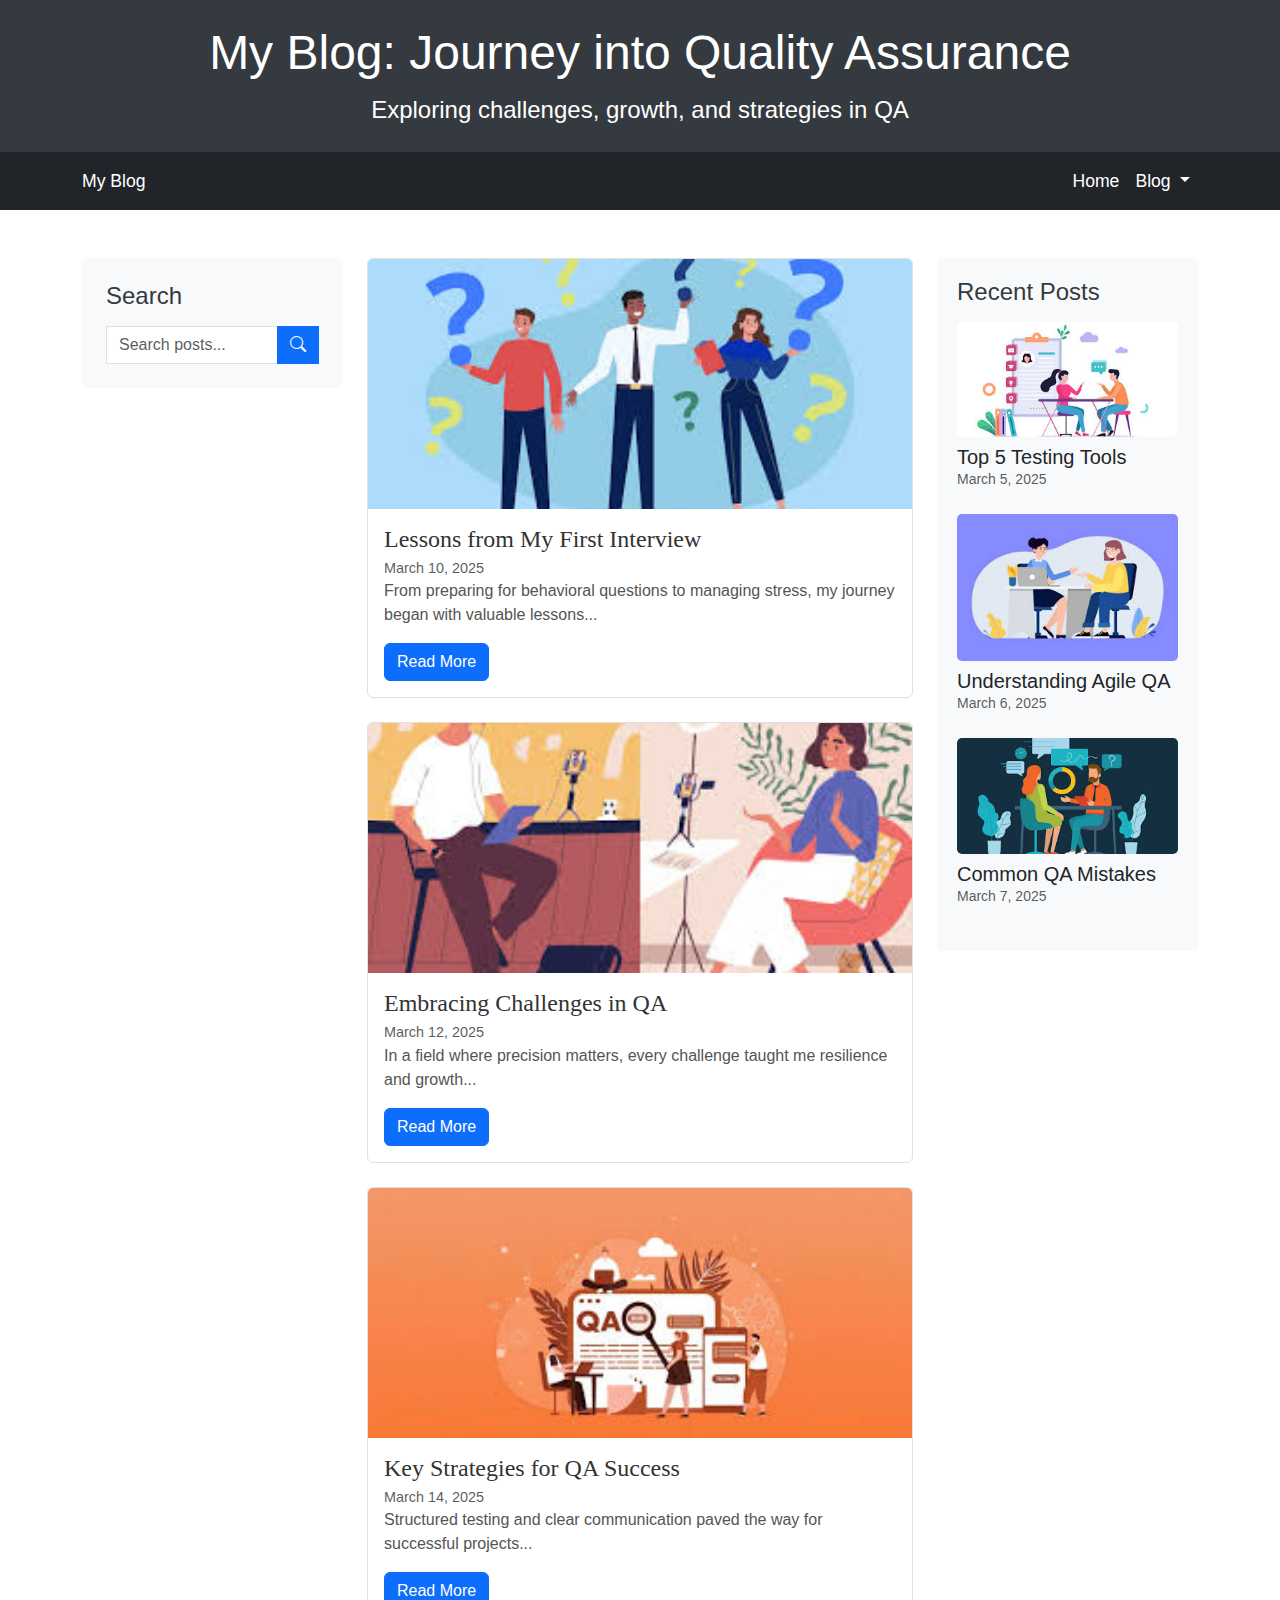
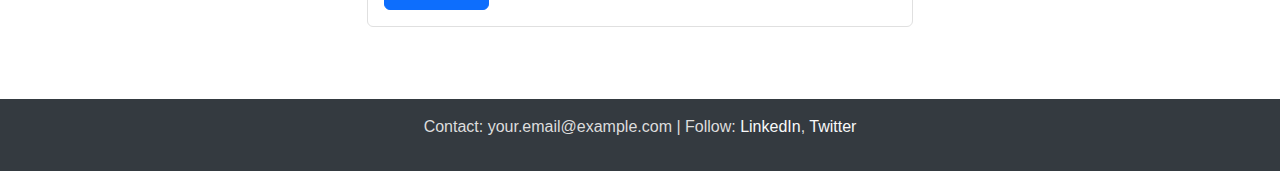
<file: blog/index.html>
<!DOCTYPE html>
<html lang="en">
<head>
  <meta charset="UTF-8" />
  <meta name="viewport" content="width=device-width, initial-scale=1" />
  <title>My Blog - Quality Assurance Journey</title>
  <!-- Bootstrap CSS -->
  <link href="https://cdn.jsdelivr.net/npm/bootstrap@5.3.0/dist/css/bootstrap.min.css" rel="stylesheet" />
  <!-- Custom CSS -->
  <link rel="stylesheet" href="blog.css" />
  <!-- Bootstrap Icons -->
  <link href="https://cdn.jsdelivr.net/npm/bootstrap-icons/font/bootstrap-icons.css" rel="stylesheet" />
</head>
<body>
  <!-- Header -->
  <header class="text-center py-4 monochrome-header">
    <div class="container">
      <h1 class="display-4">My Blog: Journey into Quality Assurance</h1>
      <p class="lead">Exploring challenges, growth, and strategies in QA</p>
    </div>
  </header>

  <!-- Navigation Bar -->
  <nav class="navbar navbar-expand-lg navbar-dark monochrome-navbar">
    <div class="container">
      <!-- Blog Title as Hyperlink -->
      <a href="#home" class="navbar-brand mb-0">My Blog</a>
      <button class="navbar-toggler" type="button" data-bs-toggle="collapse" 
              data-bs-target="#navbarNav" aria-controls="navbarNav" aria-expanded="false" 
              aria-label="Toggle navigation">
        <span class="navbar-toggler-icon"></span>
      </button>
      <div class="collapse navbar-collapse" id="navbarNav">
        <ul class="navbar-nav ms-auto align-items-center">
          <li class="nav-item"><a class="nav-link" href="#home">Home</a></li>
          <!-- Blog Dropdown -->
          <li class="nav-item dropdown">
            <a class="nav-link dropdown-toggle" href="#" id="blogDropdown" role="button" data-bs-toggle="dropdown" aria-expanded="false">
              Blog
            </a>
            <ul class="dropdown-menu" aria-labelledby="blogDropdown">
              <li><a class="dropdown-item" href="https://www.geeksforgeeks.org/software-engineering-software-quality-assurance/" target="_blank">QA Basics</a></li>
              <li><a class="dropdown-item" href="https://www.geeksforgeeks.org/top-new-technology-trends/" target="_blank">Advanced Techniques</a></li>
              <li><a class="dropdown-item" href="https://www.pewresearch.org/tools-and-resources/" target="_blank">Tools and Resources</a></li>
            </ul>
          </li>
          
        </ul>
      </div>
    </div>
  </nav>

  <!-- Main Content -->
  <main class="container my-5" id="home">
    <div class="row">
      <!-- Sidebar Left: Search Bar -->
      <aside class="col-md-3">
        <div class="p-4 bg-light rounded monochrome-sidebar">
          <h3>Search</h3>
          <form>
            <div class="input-group">
              <input type="text" class="form-control" placeholder="Search posts..." aria-label="Search blog">
              <button class="btn btn-primary" type="submit">
                <i class="bi bi-search"></i>
              </button>
            </div>
          </form>
        </div>
      </aside>

      <!-- Blog Posts (Center) -->
      <section class="col-md-6" id="blog">
        <!-- Blog Post 1 -->
        <div class="card mb-4 monochrome-card">
          <img src="blog-image1.jpg" class="card-img-top img-fluid" alt="Blog Post 1">
          <div class="card-body">
            <h2 class="card-title">Lessons from My First Interview</h2>
            <p class="card-subtitle text-muted">March 10, 2025</p>
            <p class="card-text">From preparing for behavioral questions to managing stress, my journey began with valuable lessons...</p>
            <a href="#" class="btn btn-primary">Read More</a>
          </div>
        </div>
        <!-- Blog Post 2 -->
        <div class="card mb-4 monochrome-card">
          <img src="blog-image2.jpg" class="card-img-top img-fluid" alt="Blog Post 2">
          <div class="card-body">
            <h2 class="card-title">Embracing Challenges in QA</h2>
            <p class="card-subtitle text-muted">March 12, 2025</p>
            <p class="card-text">In a field where precision matters, every challenge taught me resilience and growth...</p>
            <a href="#" class="btn btn-primary">Read More</a>
          </div>
        </div>
        <!-- Blog Post 3 -->
        <div class="card mb-4 monochrome-card">
          <img src="blog-image3.jpg" class="card-img-top img-fluid" alt="Blog Post 3">
          <div class="card-body">
            <h2 class="card-title">Key Strategies for QA Success</h2>
            <p class="card-subtitle text-muted">March 14, 2025</p>
            <p class="card-text">Structured testing and clear communication paved the way for successful projects...</p>
            <a href="#" class="btn btn-primary">Read More</a>
          </div>
        </div>
      </section>

      <!-- Sidebar Right: Recent Posts -->
      <aside class="col-md-3">
        <div class="sticky-top" style="top: 20px;">
          <!-- Recent Posts List (Vertical Stack) -->
          <div class="recent-posts monochrome-sidebar">
            <h3>Recent Posts</h3>
            <div class="recent-post mb-4">
              <a href="recent-post1.html">
                <img src="recent-image1.jpg" class="img-fluid" alt="Top 5 Testing Tools">
              </a>
              <div class="recent-post-info mt-2">
                <h5><a href="recent-post1.html" class="text-dark text-decoration-none">Top 5 Testing Tools</a></h5>
                <p class="text-muted small">March 5, 2025</p>
              </div>
            </div>
            <div class="recent-post mb-4">
              <a href="recent-post2.html">
                <img src="recent-image2.jpg" class="img-fluid" alt="Understanding Agile QA">
              </a>
              <div class="recent-post-info mt-2">
                <h5><a href="recent-post2.html" class="text-dark text-decoration-none">Understanding Agile QA</a></h5>
                <p class="text-muted small">March 6, 2025</p>
              </div>
            </div>
            <div class="recent-post mb-4">
              <a href="recent-post3.html">
                <img src="recent-image3.jpg" class="img-fluid" alt="Common QA Mistakes">
              </a>
              <div class="recent-post-info mt-2">
                <h5><a href="recent-post3.html" class="text-dark text-decoration-none">Common QA Mistakes</a></h5>
                <p class="text-muted small">March 7, 2025</p>
              </div>
            </div>
          </div>
        </div>
      </aside>
    </div>
  </main>

  <!-- Footer -->
  <footer class="text-center monochrome-footer py-3">
    <div class="container">
      <p>Contact: your.email@example.com | Follow: 
          <a href="#" class="text-light">LinkedIn</a>, 
          <a href="#" class="text-light">Twitter</a>
      </p>
    </div>
  </footer>

  <!-- Bootstrap JS -->
  <script src="https://cdn.jsdelivr.net/npm/bootstrap@5.3.0/dist/js/bootstrap.bundle.min.js"></script>
</body>
</html>
</file>
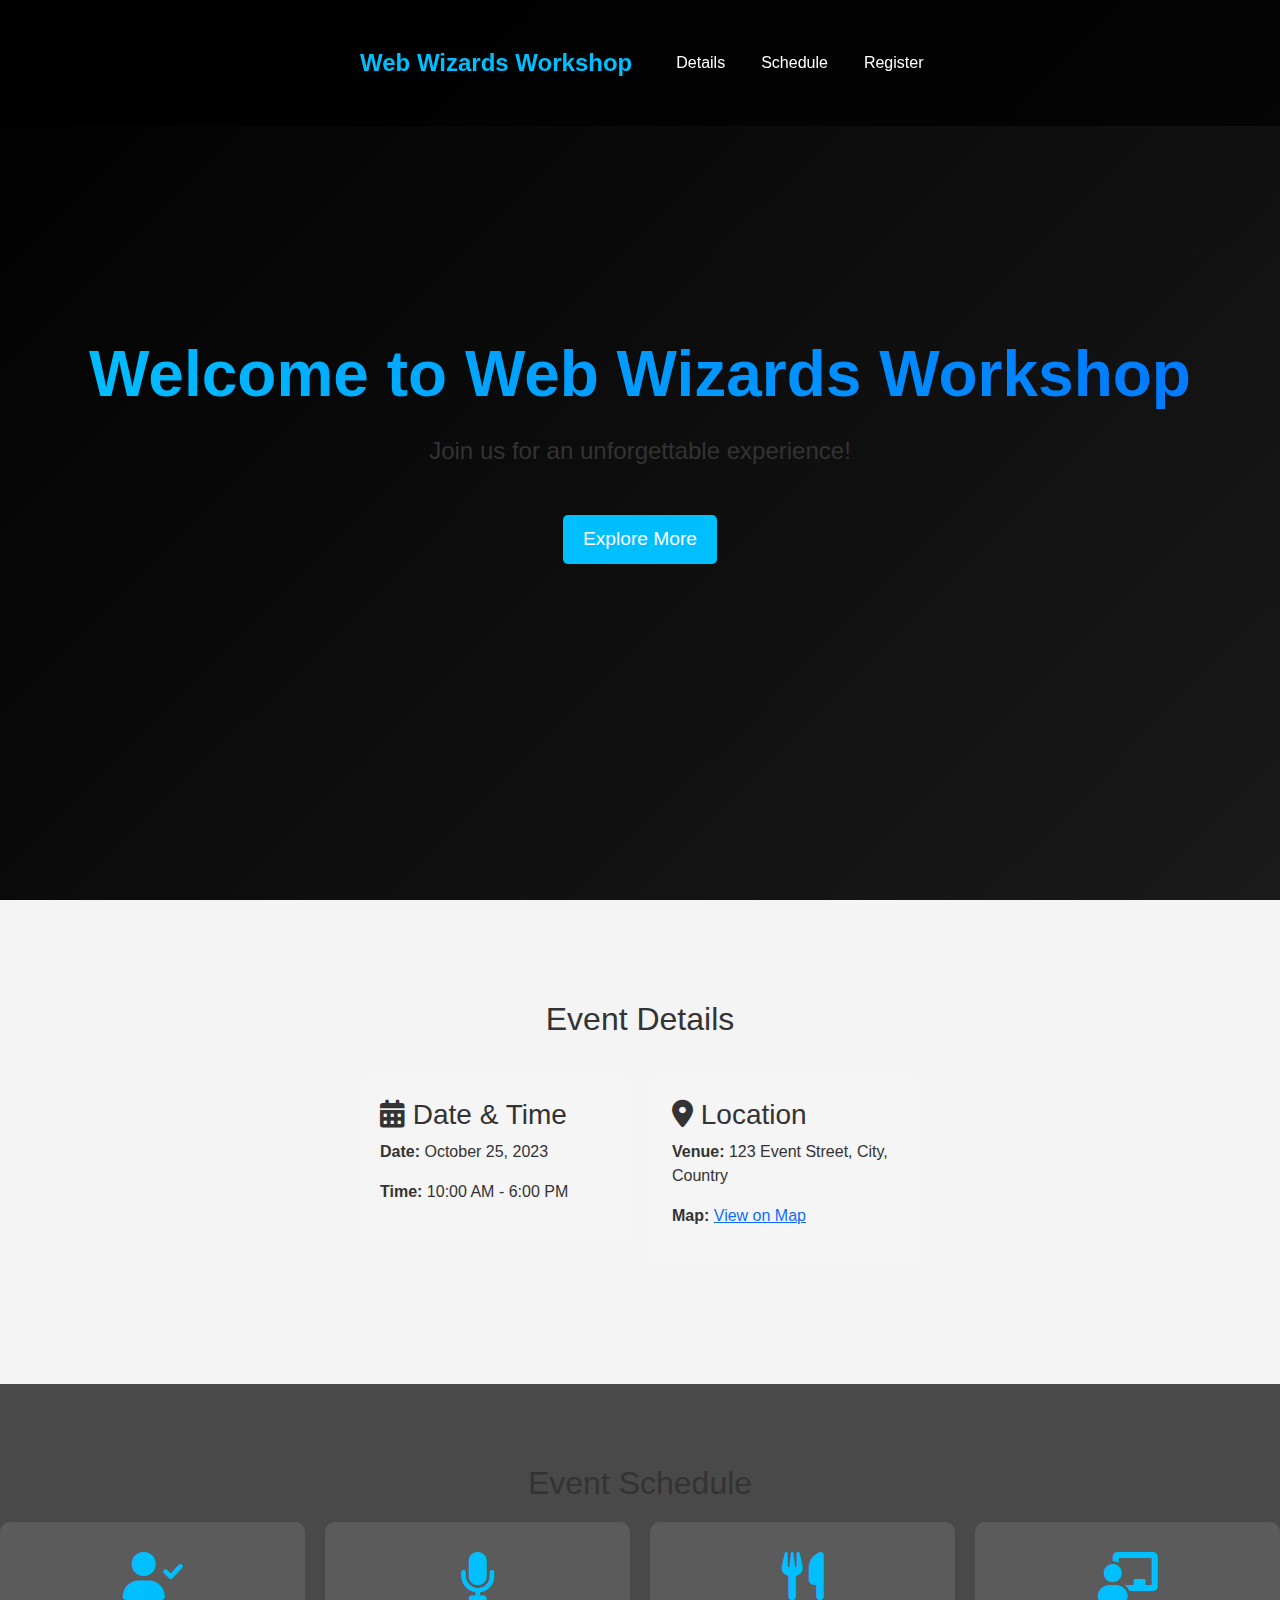
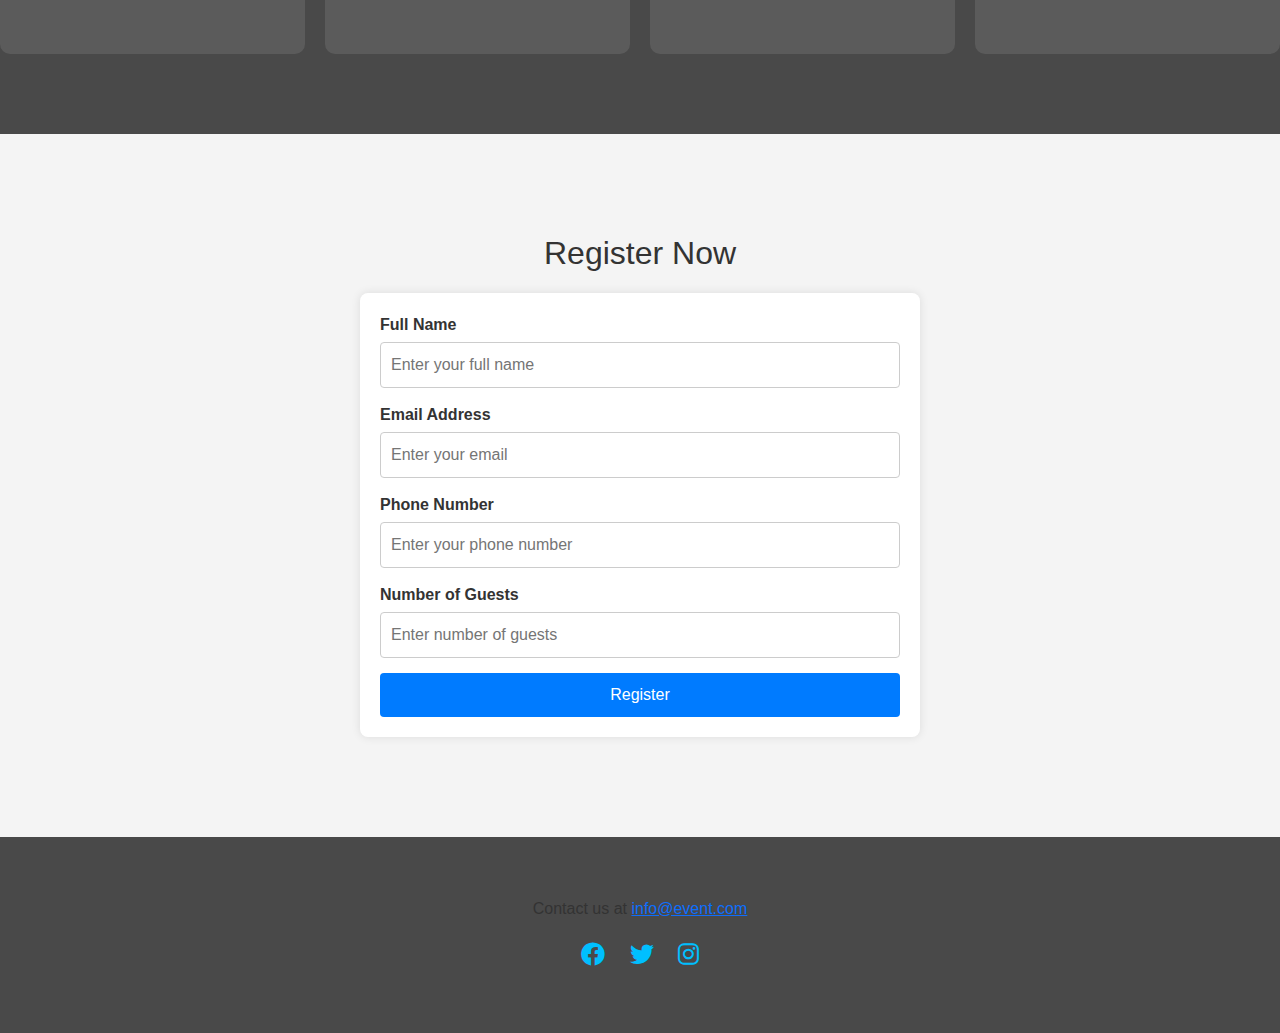
<file: event/index.html>
<!DOCTYPE html>
<html lang="en">
<head>
  <meta charset="UTF-8">
  <meta name="viewport" content="width=device-width, initial-scale=1.0">
  <title>Event Page</title>
  <link href="https://cdn.jsdelivr.net/npm/bootstrap@5.3.0/dist/css/bootstrap.min.css" rel="stylesheet">
  <link href="https://cdnjs.cloudflare.com/ajax/libs/font-awesome/6.0.0-beta3/css/all.min.css" rel="stylesheet">
  <link href="style.css" rel="stylesheet">
</head>
<body>
 
  <nav class="navbar navbar-expand-lg navbar-dark fixed-top">
    <div class="container">
      <a class="navbar-brand" href="#">Web Wizards Workshop</a>
      <button class="navbar-toggler" type="button" data-bs-toggle="collapse" data-bs-target="#navbarNav">
        <span class="navbar-toggler-icon"></span>
      </button>
      <div class="collapse navbar-collapse" id="navbarNav">
        <ul class="navbar-nav ms-auto">
          <li class="nav-item"><a class="nav-link" href="#details">Details</a></li>
          <li class="nav-item"><a class="nav-link" href="#schedule">Schedule</a></li>
          <li class="nav-item"><a class="nav-link" href="#register">Register</a></li>
        </ul>
      </div>
    </div>
  </nav>

  <!-- Hero Section -->
  <section class="hero-section">
    <div class="hero-content">
      <h1 class="animated-text">Welcome to Web Wizards Workshop</h1>
      <p class="animated-subtext">Join us for an unforgettable experience!</p>
      <a href="#details" class="btn btn-hero">Explore More</a>
    </div>
  </section>

  <!-- Event Details -->
  <section class="event-details" id="details">
    <div class="container">
      <h2 class="text-center">Event Details</h2>
      <div class="row">
        <div class="col-md-6">
          <div class="detail-card">
            <h3><i class="fas fa-calendar-alt"></i> Date & Time</h3>
            <p><strong>Date:</strong> October 25, 2023</p>
            <p><strong>Time:</strong> 10:00 AM - 6:00 PM</p>
          </div>
        </div>
        <div class="col-md-6">
          <div class="detail-card">
            <h3><i class="fas fa-map-marker-alt"></i> Location</h3>
            <p><strong>Venue:</strong> 123 Event Street, City, Country</p>
            <p><strong>Map:</strong> <a href="#" class="text-primary">View on Map</a></p>
          </div>
        </div>
      </div>
    </div>
  </section>

  <!-- Schedule Section -->
  <section class="schedule" id="schedule">
    <h2 class="text-center">Event Schedule</h2>
    <div class="schedule-grid">
      <div class="schedule-card">
        <div class="schedule-icon"><i class="fas fa-user-check"></i></div>
        <div class="schedule-text">
          <h5>10:00 AM</h5>
          <p>Welcome & Registration</p>
        </div>
      </div>
      <div class="schedule-card">
        <div class="schedule-icon"><i class="fas fa-microphone"></i></div>
        <div class="schedule-text">
          <h5>11:00 AM</h5>
          <p>Keynote Speech</p>
        </div>
      </div>
      <div class="schedule-card">
        <div class="schedule-icon"><i class="fas fa-utensils"></i></div>
        <div class="schedule-text">
          <h5>1:00 PM</h5>
          <p>Lunch Break</p>
        </div>
      </div>
      <div class="schedule-card">
        <div class="schedule-icon"><i class="fas fa-chalkboard-teacher"></i></div>
        <div class="schedule-text">
          <h5>2:00 PM</h5>
          <p>Workshop Sessions</p>
        </div>
      </div>
    </div>
  </section>

  <!-- Registration Section -->
<section class="registration" id="register">
    <div class="container">
      <h2>Register Now</h2>
      <form>
        <div class="form-group">
          <label for="fullName">Full Name</label>
          <input type="text" id="fullName" placeholder="Enter your full name" required>
        </div>

        <div class="form-group">
          <label for="email">Email Address</label>
          <input type="email" id="email" placeholder="Enter your email" required>
        </div>
        <div class="form-group">
          <label for="phone">Phone Number</label>
          <input type="tel" id="phone" placeholder="Enter your phone number" required>
        </div>
        <div class="form-group">
          <label for="guests">Number of Guests</label>
          <input type="number" id="guests" placeholder="Enter number of guests" min="1" required>
        </div>
        <button type="submit">Register</button>
      </form>
    </div>
  </section>

  <!-- Footer -->
  <footer class="footer">
    <div class="container">
      <p>Contact us at <a href="mailto:info@event.com">info@event.com</a></p>
      <div class="social-links">
        <a href="#"><i class="fab fa-facebook"></i></a>
        <a href="#"><i class="fab fa-twitter"></i></a>
        <a href="#"><i class="fab fa-instagram"></i></a>
      </div>
    </div>
  </footer>

  <!-- Bootstrap JS -->
  <script src="https://cdn.jsdelivr.net/npm/bootstrap@5.3.0/dist/js/bootstrap.bundle.min.js"></script>
</body>
</html>
</file>
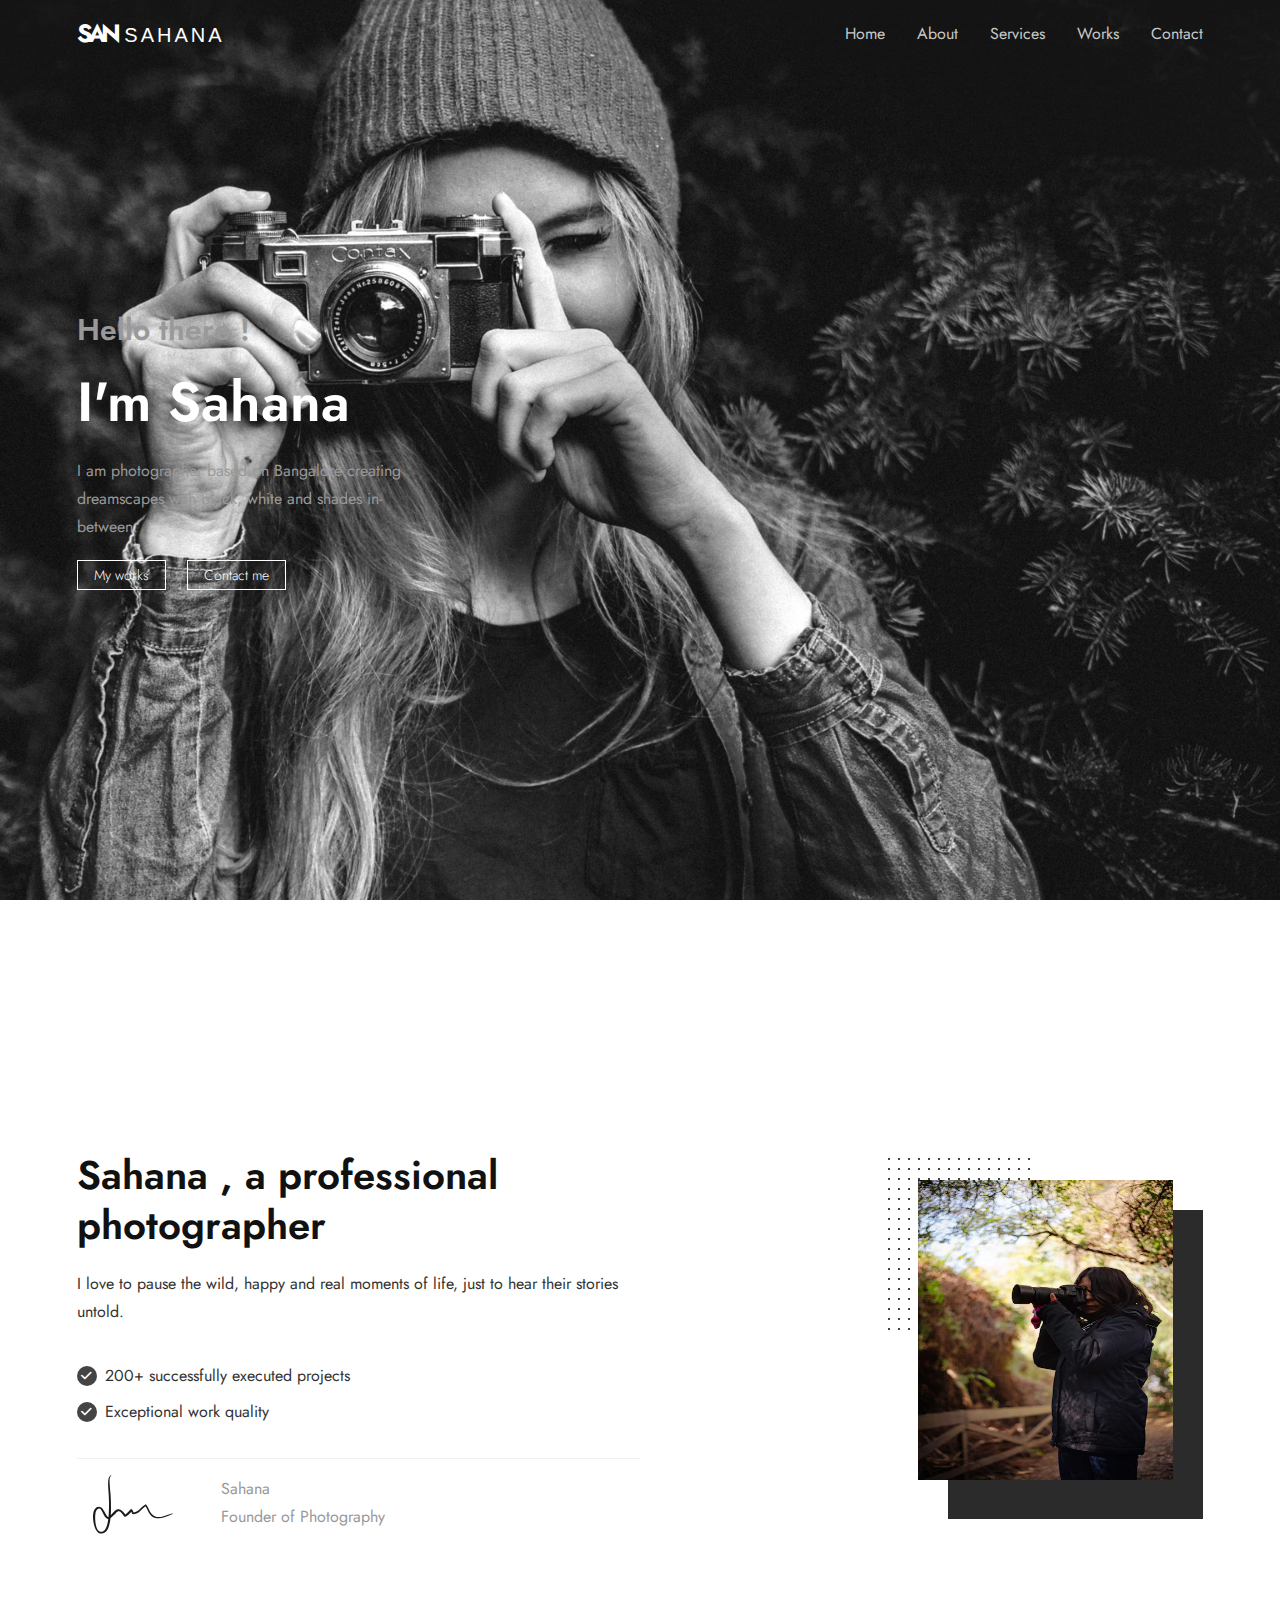
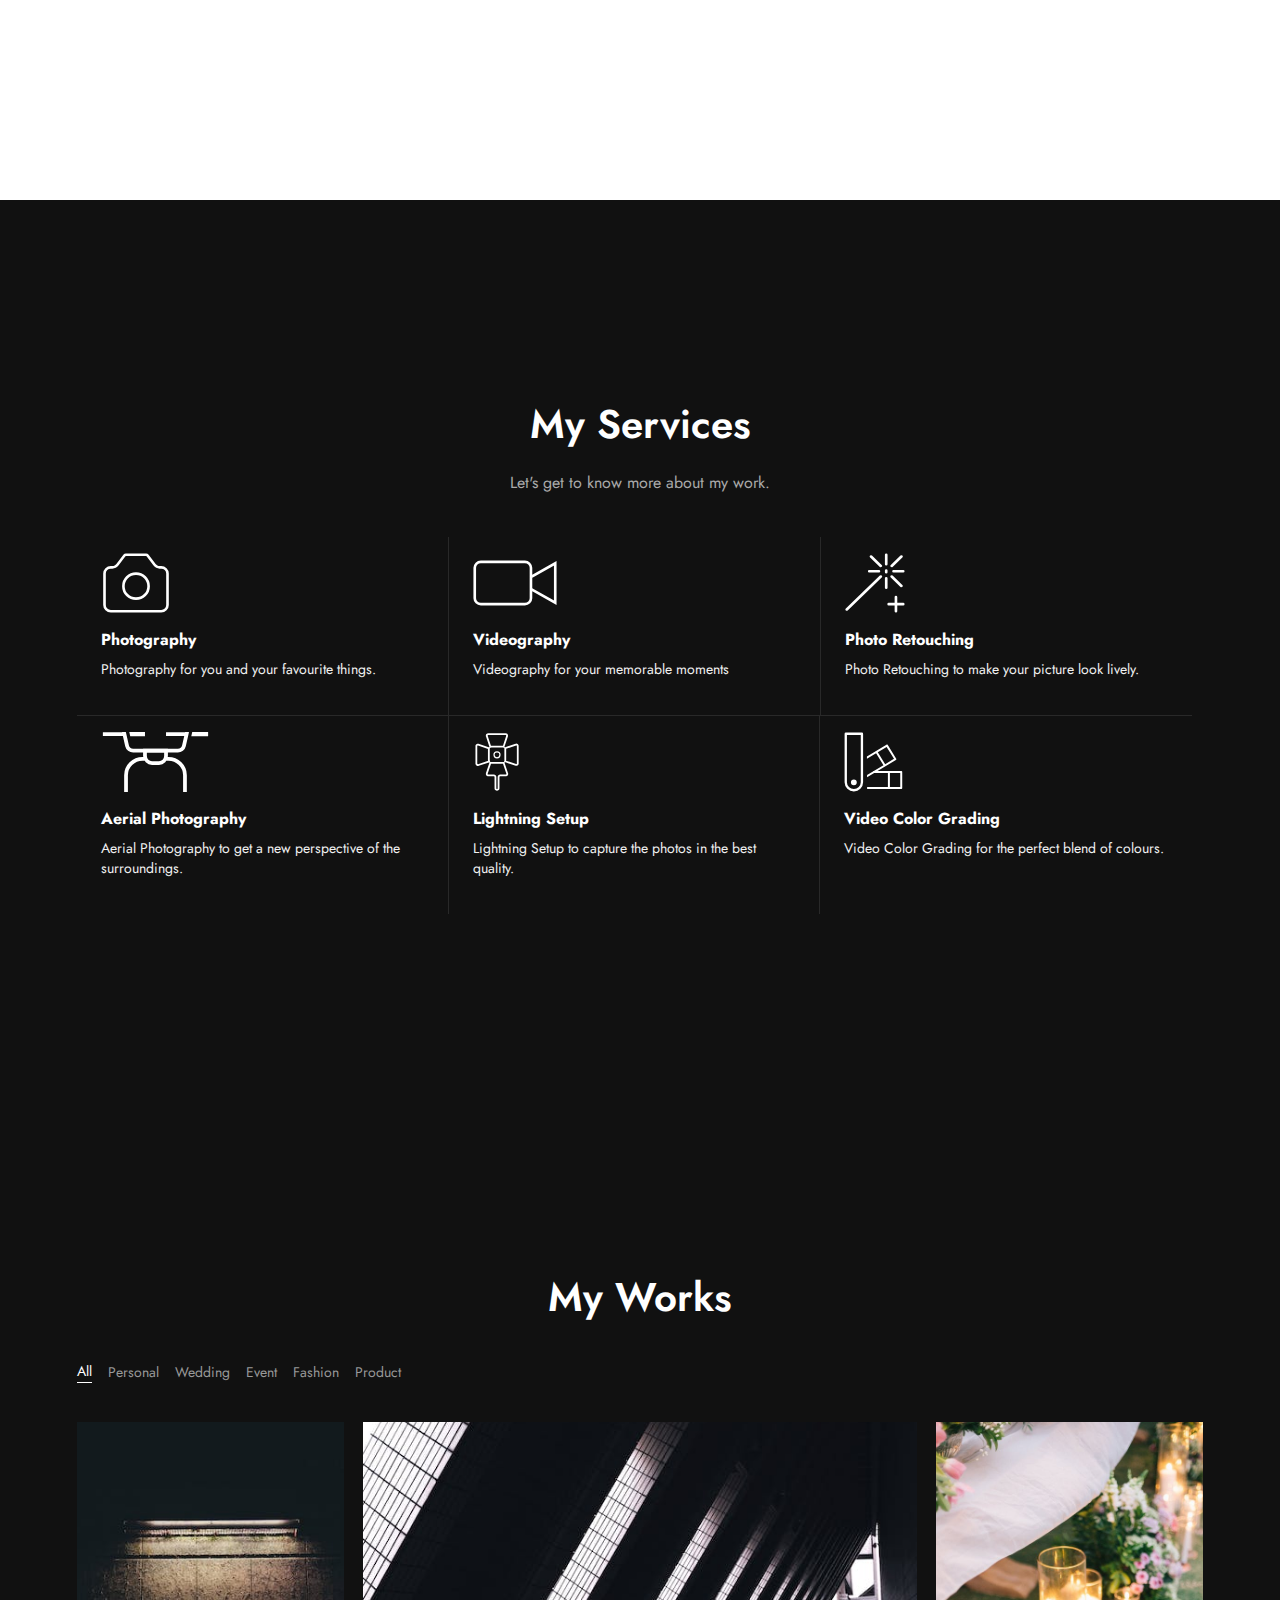
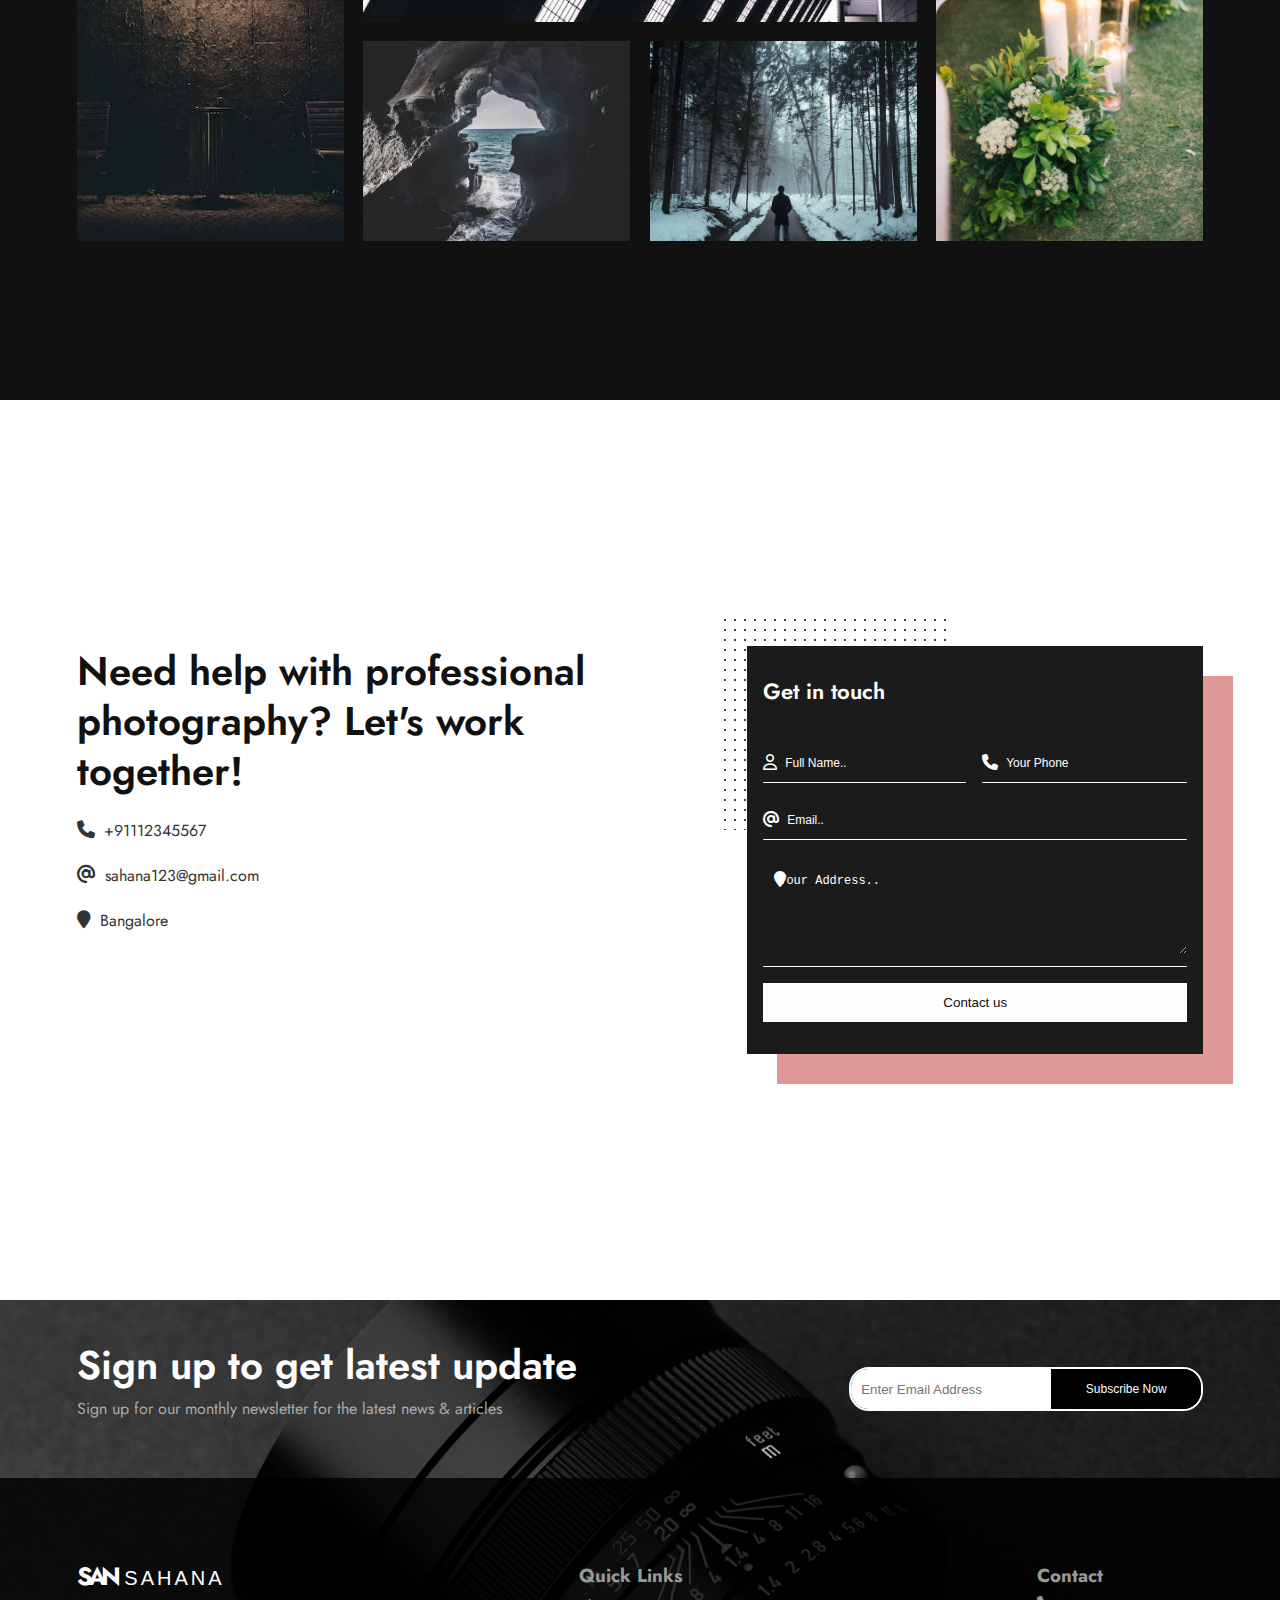
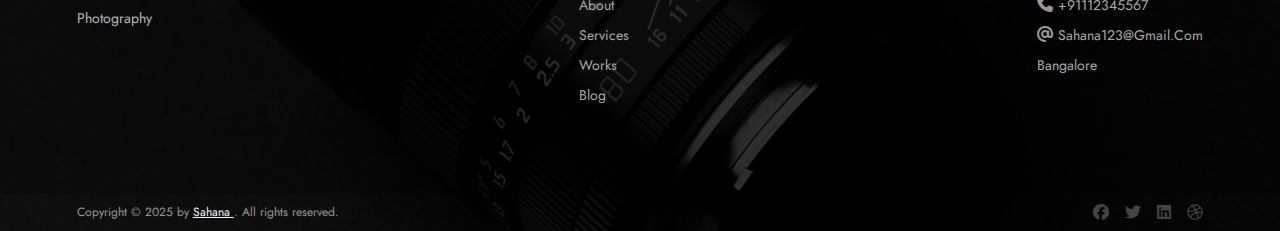
<file: photoportpolio/index.html>
<!DOCTYPE html>
<html lang="en">

<head>
    <meta charset="UTF-8">
    <meta name="viewport" content="width=device-width, initial-scale=1.0">
    <title>Photographer Portfolio</title>
    <link rel="stylesheet" href="https://cdnjs.cloudflare.com/ajax/libs/font-awesome/6.4.0/css/all.min.css">
    <link rel="stylesheet" href="header.css">
    
</head>

<body>
    <nav class="navbar">
        <div class="container">
            <div class="logo-wrapper">
                <a class="logo" href="index.html"> <strong>San</strong> Sahana</a>
            </div>

            <ul class="navbar-links">
                <li class="nav-item"><a class="nav-link active" href="#">Home</a></li>
                <li class="nav-item"><a class="nav-link" href="#about">About</a></li>
                <li class="nav-item"><a class="nav-link" href="#services">Services</a></li>
                <li class="nav-item"><a class="nav-link" href="#works">Works</a></li>
                <li class="nav-item"><a class="nav-link" href="#contact">Contact</a></li>
            </ul>
        </div>
    </nav>

    <div class="header">
        <div class="container">
            <div class="box">
                <h4 class="">Hello there !</h4>
                <h1 class="">I'm Sahana </h1>
                <p class="">
                    I am  photographer based on Bangalore creating dreamscapes with
                    black, white and shades in-between.
                </p>
                <a href="#" class="btn">My works</a>
                <a href="#" class="btn">Contact me</a>
            </div>

        </div>
    </div>


    <!-- About section -->
    <section class="about bg-light" id="about">
        <div class="container">

            <div class="box">
                <h2 class="title">
                    Sahana , a professional photographer
                </h2>
                <p>
                    I love to pause the wild, happy and real moments of life, just to hear their stories untold.
                </p>
                <ul>
                    <li>
                        <i class="fa fa-check" aria-hidden="true"></i>
                        <span>200+ successfully executed projects</span>

                    </li>
                    <li>
                        <i class="fa fa-check" aria-hidden="true"></i>
                        <span>Exceptional work quality</span>
                    </li>
                </ul>

                <div class="about-bottom">
                    <img src="signature.svg" alt=""
                        class="signature">
                    <div class="about-name-wrapper">
                        <div class="about-name-dark">Sahana</div>
                        <div class="about-rol">Founder of Photography</div>
                    </div>
                </div>
            </div>

            <div class="about-img">
                <div class="img">
                    <img src="girl-taking-pictures-with-dslr-camera-reflex-natural-reserve-argentina_167021-21.avif" alt="">
                </div>
            </div>

        </div>
    </section>
    <!-- About section -->


    <!-- Services section -->
    <section class="services bg-dark" id="services">
        <div class="heading">
            <h2 class="section-title"><span>My Services</span></h2>
            <p class="section-title2">Let's get to know more about my work.</p>
        </div>
        <div class="container">

            <div class="box border-01">
                <div class="item">
                    <img src="icon-1.svg" alt="">
                    <a href="services-page.html">
                        <h6>Photography</h6>
                        <p>Photography for you and your favourite things.</p>
                    </a>
                </div>
            </div>
            <div class="box border-02">
                <div class="item">
                    <img src="icon-2.svg" alt="">
                    <a href="services-page.html">
                        <h6>Videography</h6>
                        <p>Videography for your memorable moments</p>
                    </a>
                </div>
            </div>

            <div class="box border-03">
                <div class="item">
                    <img src="icon-3.svg" alt="">

                    <a href="services-page.html">
                        <h6>Photo Retouching</h6>
                        <p>Photo Retouching to make your picture look lively.</p>
                    </a>
                </div>
            </div>


            <div class="box border-04">
                <div class="item">
                    <img src="icon-4.svg" alt="">
                    <a href="services-page.html">
                        <h6>Aerial Photography</h6>
                        <p>Aerial Photography to get a new perspective of the surroundings.</p>
                    </a>
                </div>
            </div>




            <div class="box border-05">
                <div class="item">
                    <img src="icon-5.svg" alt="">
                    <a href="services-page.html">
                        <h6>Lightning Setup</h6>
                        <p>Lightning Setup to capture the photos in the best quality.</p>
                    </a>
                </div>
            </div>
            <div class="box border-06">
                <div class="item">
                    <img src="icon-6.svg" alt="">
                    <a href="services-page.html">
                        <h6>Video Color Grading</h6>
                        <p>Video Color Grading for the perfect blend of colours.</p>
                    </a>
                </div>
            </div>

        </div>
    </section>
    <!-- Services section -->



    <!-- Works Gallery -->
    <section class="gallery bg-dark" id="works">
        <div class="heading">
            <h2 class="title">My Works</h2>
        </div>
        <div class="container">
            <ul>
                <li class="active" data-filter="*">All</li>
                <li data-filter=".personal">Personal</li>
                <li data-filter=".wedding">Wedding</li>
                <li data-filter=".event">Event</li>
                <li data-filter=".fashion">Fashion</li>
                <li data-filter=".product">Product</li>
            </ul>
        </div>
        <div class="container">
            <div class="grid-wrapper">
                <div class="image tall">
                    <img src="pexels-photo-1055613.jpg" alt="" />
                </div>
                <div class="image wide">
                    <img src="pexels-photo-1738986.jpg" alt="" />
                </div>
                <div class="image tall">
                    <img src="pexels-photo-2970287.jpg" alt="" />

                </div>
                <div class="image">
                    <img src="pexels-photo-1722206.jpg" alt="" />

                </div>
                <div class="image ">
                    <img src="pexels-photo-3494648.jpg" alt="" />
                </div>
         
       

            </div>
        </div>
    </section>
    <!--  Works Gallery -->

    <!-- Contact section -->
    <section class="contact bg-light" id="contact">
        <div class="container">

            <div class="box">
                <h2 class="title">
                    Need help with professional photography? Let's work together!
                </h2>
                <ul>
                    <li>
                        <i class="fa fa-phone" aria-hidden="true"></i>
                        <span>+91112345567</span>
                    </li>
                    <li>
                        <i class="fa fa-at" aria-hidden="true"></i>
                        <span>sahana123@gmail.com</span>

                    </li>
                    <li>
                        <i class="fa fa-location-pin" aria-hidden="true"></i>
                        <span>Bangalore</span>
                    </li>
                </ul>

            </div>

            <div class="box">
                <div class="box-r">
                    <div class="form-box">
                        <div class="form-title">
                            <h2>Get in touch</h2>
                        </div>
                        <form action="" method="post">
                            <div class="one-line">
                                <div class="box-input">
                                    <i class="far fa-user"></i>
                                    <input type="text" name="" id="" class="text" placeholder="Full Name..">
                                </div>
                                <div class="box-input">
                                    <i class="fa fa-phone"></i>
                                    <input type="text" name="" id="" class="text" placeholder="your phone">
                                </div>
                            </div>

                            <div class="box-input">
                                <i class="fa fa-at"></i>
                                <input type="email" name="" id="" class="text" placeholder="email..">
                            </div>
                            <div class="box-input">
                                <label class="address"><i class="fa fa-location-pin"></i></label>
                                <textarea name="" id="" cols="30" rows="5" placeholder="your address.."></textarea>
                            </div>
                            <button class="btn-send">Contact us</button>
                        </form>
                    </div>


                </div>

            </div>

        </div>
    </section>
    <!-- Contact section -->



    <!-- Footer -->
    <footer class="footer">
        <div class="newsletter">
            <div class="container">
                <div class="box">
                    <h2>Sign up to get latest update</h2>
                    <p>Sign up for our monthly newsletter for the latest news &amp; articles</p>
                </div>
                <div class="form">
                    <form>
                        <input type="email" name="email" placeholder="Enter Email Address" required="">
                        <button>Subscribe Now</button>
                    </form>
                </div>
            </div>
        </div>
        <div class="second-footer">
            <div class="container">
                <div class="box">
                    <div class="logo-wrapper">
                        <a class="logo" href="index.html"> <strong>San</strong> Sahana  </a>
                    </div>
                    <div class="text">
                        <p>Photography </p>
                    </div>
                </div>
                <div class="box">
                    <h3 class="title">Quick Links</h3>
                    <ul>
                        <li><a href="about.html">About</a></li>
                        <li><a href="services.html">Services</a></li>
                        <li><a href="works.html">Works</a></li>
                        <li><a href="blog.html">Blog</a></li>
                    </ul>
                </div>

                <div class="box">
                    <h3 class="title">Contact</h3>
                    <ul>
                        <li>
                            <i class="fa fa-phone"></i>
                            <span>
                                +91112345567
                            </span>
                        </li>
                        <li>
                            <i class="fa fa-at"></i>
                            <span>
                                sahana123@gmail.com
                            </span>
                        </li>
                        <li>
                            <span>
                                Bangalore
                            </span>
                        </li>
                    </ul>
                </div>

            </div>
        </div>

        <div class=" copyright">
            <div class="box">
                <p class="">Copyright © 2025 by <a href="#">Sahana </a>. All rights reserved.</p>
            </div>
            <div class="box">
                <ul class="social-icons">
                    <li><a href="#"><i class="fab fa-facebook"></i></a></li>
                    <li><a href="#"><i class="fab fa-twitter"></i></a></li>
                    <li><a href="#"><i class="fab fa-linkedin"></i></a></li>
                    <li><a href="#"><i class="fab fa-dribbble"></i></a></li>
            </div>
        </div>
        </div>
    </footer>

</body>

</html>
</file>
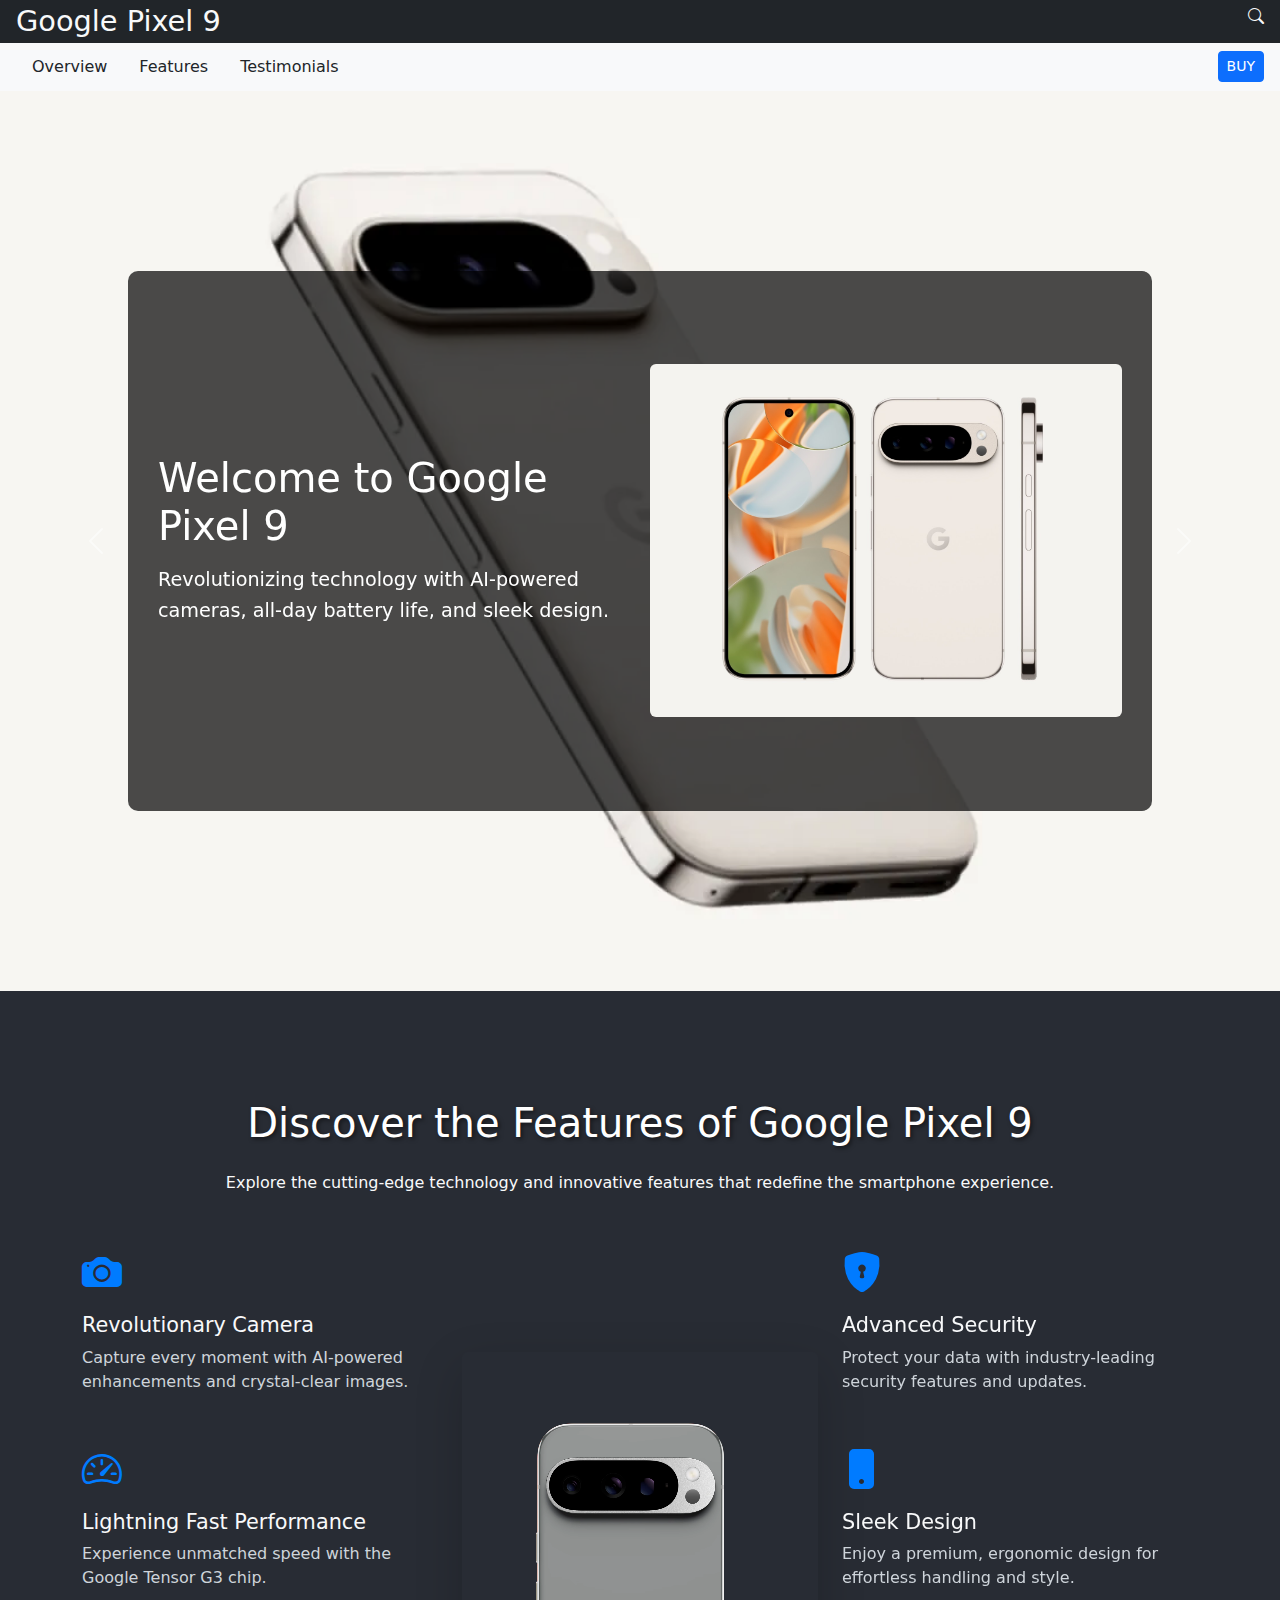
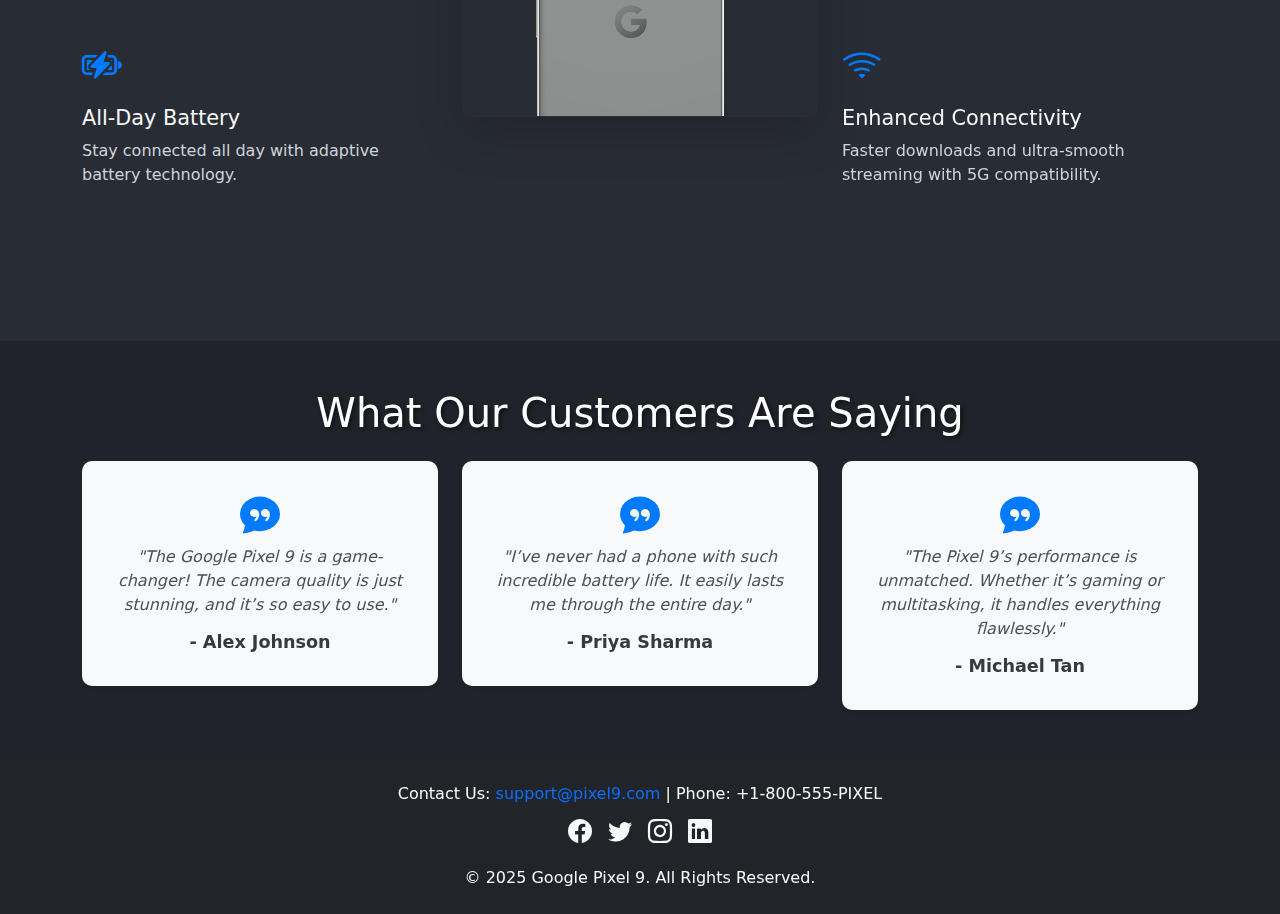
<file: productpage/index.html>
<!DOCTYPE html>
<html lang="en">
<head>
  <meta charset="UTF-8" />
  <meta name="viewport" content="width=device-width, initial-scale=1" />
  <title>Google Pixel 9</title>
  <!-- Bootstrap CSS -->
  <link href="https://cdn.jsdelivr.net/npm/bootstrap@5.3.0/dist/css/bootstrap.min.css" rel="stylesheet" />
  <link href="https://cdn.jsdelivr.net/npm/bootstrap-icons/font/bootstrap-icons.css" rel="stylesheet" />
  <link rel="stylesheet" href="styles.css" /> <!-- Custom CSS -->
</head>
<body>
  <!-- Header Section -->
  <header>
    <div class="top-header d-flex justify-content-between align-items-center px-3 py-1 bg-dark text-light">
      <div class="left-side">
        <h1 class="m-0">Google Pixel 9</h1>
      </div>
      <div class="right-side d-flex flex-column align-items-end">
        <a href="#" class="text-light mb-2" id="search-icon"><i class="bi bi-search"></i></a>
       
      </div>
    </div>
    <!-- Initially Hidden Search Bar -->
    <div class="search-bar-container bg-light px-3 py-2" id="search-bar">
      <form class="d-flex">
        <input type="text" class="form-control me-2" placeholder="Search for products, specs, or support..." />
        <button class="btn btn-primary" type="submit">Search</button>
      </form>
    </div>
    <!-- Secondary Navigation Bar with Buy Button Aligned to Right -->
    <nav class="secondary-nav bg-light px-3 py-1 d-flex align-items-center justify-content-between">
      <ul class="nav mb-0">
        <li class="nav-item">
          <a class="nav-link text-dark" href="#overview">Overview</a>
        </li>
        <li class="nav-item">
          <a class="nav-link text-dark" href="#features">Features</a>
        </li>
        <li class="nav-item">
          <a class="nav-link text-dark" href="#testimonials">Testimonials</a>
        </li>
      </ul>
      <a href="https://store.google.com/magazine/retailers_pixel_9?hl=en-IN" class="btn btn-sm btn-primary buy-btn">Buy</a>
    </nav>
  </header>

  <!-- Hero Section -->
  <section id="hero" class="hero-section">
    <div id="carouselHero" class="carousel slide" data-bs-ride="carousel">
      <div class="carousel-inner">
        <div class="carousel-item active">
          <div class="centered-overlay">
            <div class="intro">
              <h1>Welcome to Google Pixel 9</h1>
              <p>Revolutionizing technology with AI-powered cameras, all-day battery life, and sleek design.</p>
            </div>
            <div class="product-image">
              <img src="pixel9-slide1.jpg" alt="Google Pixel 9" class="img-fluid rounded" />
            </div>
          </div>
        </div>
        <div class="carousel-item">
          <div class="centered-overlay">
            <div class="intro">
              <h1>Unleash Innovation</h1>
              <p>Experience unmatched speed, cutting-edge features, and superior performance.</p>
            </div>
            <div class="product-image">
              <img src="pixel9-slide2.jpg" alt="Google Pixel 9" class="img-fluid rounded" />
            </div>
          </div>
        </div>
      </div>
      <button class="carousel-control-prev" type="button" data-bs-target="#carouselHero" data-bs-slide="prev">
        <span class="carousel-control-prev-icon" aria-hidden="true"></span>
        <span class="visually-hidden">Previous</span>
      </button>
      <button class="carousel-control-next" type="button" data-bs-target="#carouselHero" data-bs-slide="next">
        <span class="carousel-control-next-icon" aria-hidden="true"></span>
        <span class="visually-hidden">Next</span>
      </button>
    </div>
  </section>

  <!-- Features Section -->
  <section id="features" class="features-section">
    <div class="container py-5">
      <h2 class="text-center text-white mb-4">Discover the Features of Google Pixel 9</h2>
      <p class="text-center text-light mb-5">
        Explore the cutting-edge technology and innovative features that redefine the smartphone experience.
      </p>
      <div class="row align-items-center">
        <div class="col-md-4">
          <ul class="feature-list">
            <li>
              <i class="bi bi-camera-fill feature-icon"></i>
              <h5>Revolutionary Camera</h5>
              <p>Capture every moment with AI-powered enhancements and crystal-clear images.</p>
            </li>
            <li>
              <i class="bi bi-speedometer2 feature-icon"></i>
              <h5>Lightning Fast Performance</h5>
              <p>Experience unmatched speed with the Google Tensor G3 chip.</p>
            </li>
            <li>
              <i class="bi bi-battery-charging feature-icon"></i>
              <h5>All-Day Battery</h5>
              <p>Stay connected all day with adaptive battery technology.</p>
            </li>
          </ul>
        </div>
        <div class="col-md-4 text-center">
          <video autoplay loop muted class="video-fluid rounded shadow-lg">
            <source src="pixel9-demo.mp4" type="video/mp4" />
            Your browser does not support the video tag.
          </video>
        </div>
        <div class="col-md-4">
          <ul class="feature-list">
            <li>
              <i class="bi bi-shield-lock-fill feature-icon"></i>
              <h5>Advanced Security</h5>
              <p>Protect your data with industry-leading security features and updates.</p>
            </li>
            <li>
              <i class="bi bi-phone-fill feature-icon"></i>
              <h5>Sleek Design</h5>
              <p>Enjoy a premium, ergonomic design for effortless handling and style.</p>
            </li>
            <li>
              <i class="bi bi-wifi feature-icon"></i>
              <h5>Enhanced Connectivity</h5>
              <p>Faster downloads and ultra-smooth streaming with 5G compatibility.</p>
            </li>
          </ul>
        </div>
      </div>
    </div>
  </section>

  <!-- Testimonials Section -->
  <section id="testimonials" class="testimonials-section py-5">
    <div class="container">
      <h2 class="text-center text-white mb-4">What Our Customers Are Saying</h2>
      <div class="row g-4">
        <div class="col-md-4">
          <div class="testimonial-card p-4 text-center bg-light shadow-sm">
            <i class="bi bi-chat-quote-fill testimonial-icon mb-3"></i>
            <p class="testimonial-text">
              "The Google Pixel 9 is a game-changer! The camera quality is just stunning, and it’s so easy to use."
            </p>
            <h5 class="testimonial-author">- Alex Johnson</h5>
          </div>
        </div>
        <div class="col-md-4">
          <div class="testimonial-card p-4 text-center bg-light shadow-sm">
            <i class="bi bi-chat-quote-fill testimonial-icon mb-3"></i>
            <p class="testimonial-text">
              "I’ve never had a phone with such incredible battery life. It easily lasts me through the entire day."
            </p>
            <h5 class="testimonial-author">- Priya Sharma</h5>
          </div>
        </div>
        <div class="col-md-4">
          <div class="testimonial-card p-4 text-center bg-light shadow-sm">
            <i class="bi bi-chat-quote-fill testimonial-icon mb-3"></i>
            <p class="testimonial-text">
              "The Pixel 9’s performance is unmatched. Whether it’s gaming or multitasking, it handles everything flawlessly."
            </p>
            <h5 class="testimonial-author">- Michael Tan</h5>
          </div>
        </div>
      </div>
    </div>
  </section>

  <!-- Footer -->
  <footer class="text-center py-4 bg-dark text-light">
    <div class="container">
      <!-- Contact Information -->
      <p class="mb-2">
        Contact Us: <a href="mailto:support@pixel9.com" class="text-primary">support@pixel9.com</a> | Phone: +1-800-555-PIXEL
      </p>
      <!-- Social Media Links -->
      <div class="social-icons mb-3">
        <a href="#" class="social-link text-light mx-2" title="Facebook"><i class="bi bi-facebook"></i></a>
        <a href="#" class="social-link text-light mx-2" title="Twitter"><i class="bi bi-twitter"></i></a>
        <a href="#" class="social-link text-light mx-2" title="Instagram"><i class="bi bi-instagram"></i></a>
        <a href="#" class="social-link text-light mx-2" title="LinkedIn"><i class="bi bi-linkedin"></i></a>
      </div>
      <p class="m-0">&copy; 2025 Google Pixel 9. All Rights Reserved.</p>
    </div>
  </footer>

  <!-- Bootstrap JS -->
  <script src="https://cdn.jsdelivr.net/npm/bootstrap@5.3.0/dist/js/bootstrap.bundle.min.js"></script>
  <script>
  
    const searchIcon = document.getElementById('search-icon');
    const searchBar = document.getElementById('search-bar');
    searchIcon.addEventListener('click', (e) => {
      e.preventDefault();
      if (searchBar.style.display === 'none' || searchBar.style.display === '') {
        searchBar.style.display = 'block';
      } else {
        searchBar.style.display = 'none';
      }
    });
  </script>
</body>
</html>
</file>
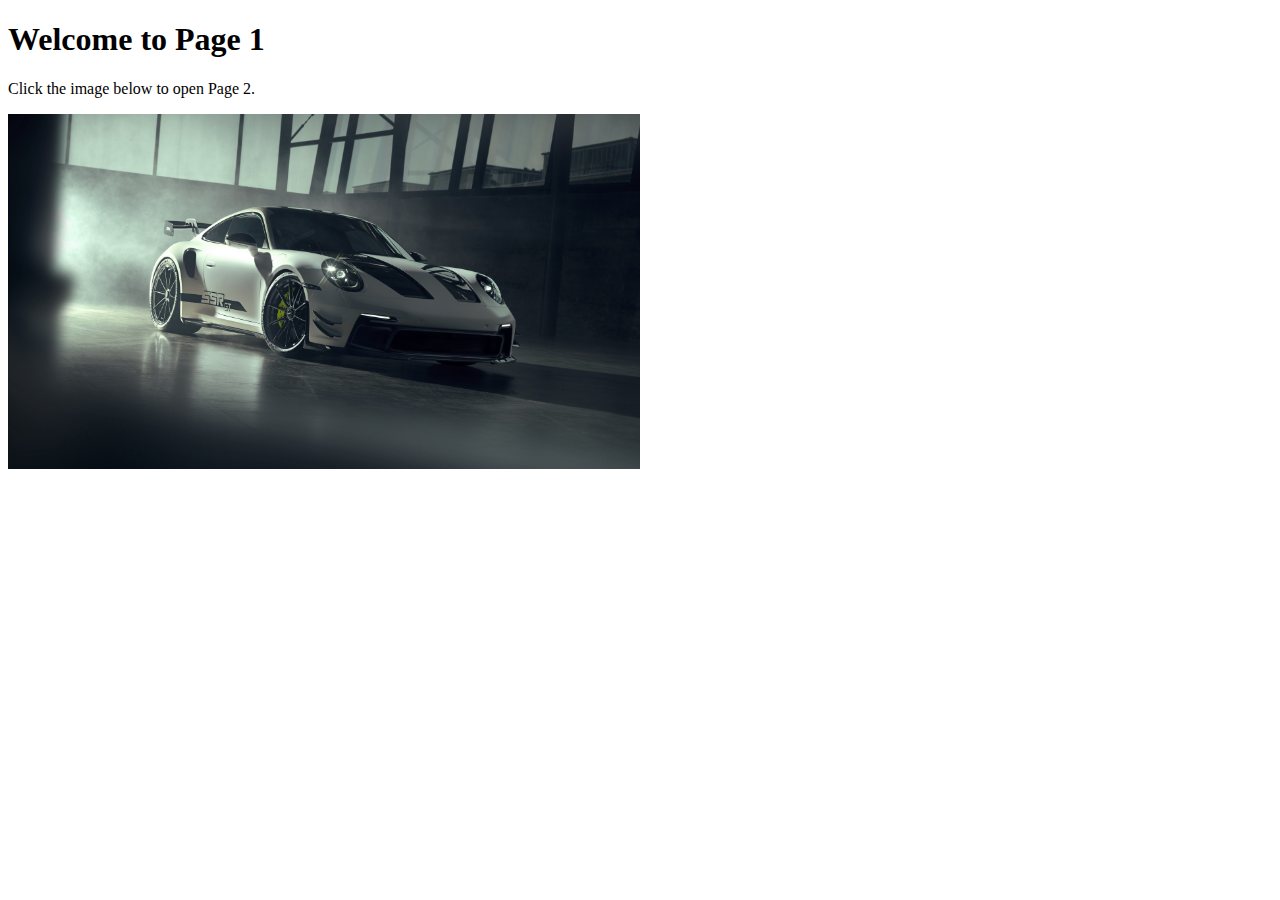
<file: task-1/imagetopage/index.html>
<!DOCTYPE html>
<html lang="en">
<head>
    <meta charset="UTF-8">
    <meta name="viewport" content="width=device-width, initial-scale=1.0">
    <title>Page 1 - Click the Image</title>
    
</head>
<body>
    <h1>Welcome to Page 1</h1>
    <p>Click the image below to open Page 2.</p>
    
    <!-- Image with a link to page2.html -->
    <a href="page2.html">
        <img src="image1.jpg" alt="Clickable Image" title="Click to open Page 2" width="50%">
    </a>
</body>
</html>
</file>
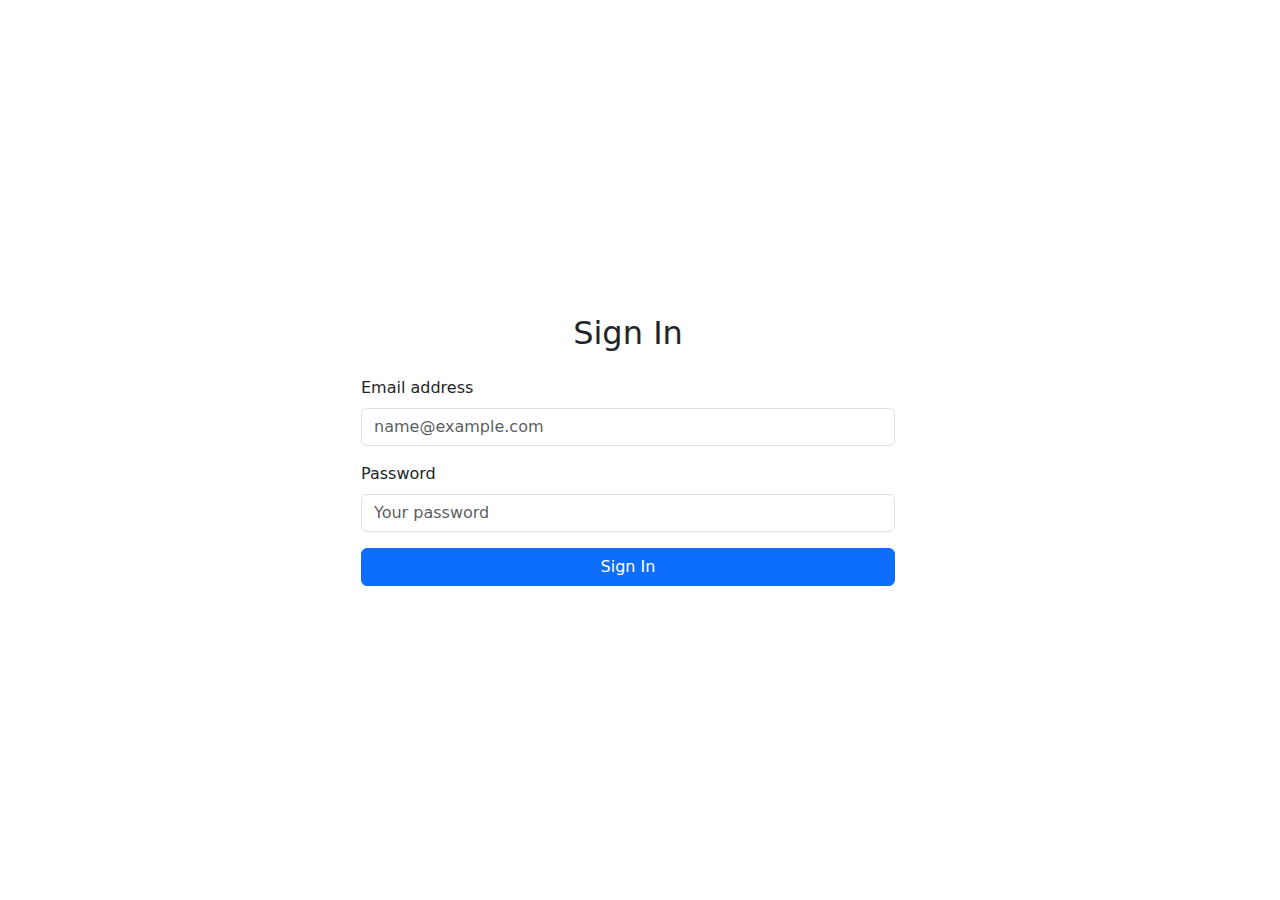
<file: productpage/signin.html>
<!DOCTYPE html>
<html lang="en">
<head>
  <meta charset="UTF-8" />
  <meta name="viewport" content="width=device-width, initial-scale=1" />
  <title>Sign In - Google Pixel 9</title>
  <!-- Bootstrap CSS -->
  <link href="https://cdn.jsdelivr.net/npm/bootstrap@5.3.0/dist/css/bootstrap.min.css" rel="stylesheet" />
</head>
<body>
  <div class="container d-flex vh-100">
    <div class="row justify-content-center align-self-center w-100">
      <div class="col-md-6">
        <h2 class="text-center mb-4">Sign In</h2>
        <form action="#" method="post">
          <div class="mb-3">
            <label for="email" class="form-label">Email address</label>
            <input type="email" class="form-control" id="email" placeholder="name@example.com" required />
          </div>
          <div class="mb-3">
            <label for="password" class="form-label">Password</label>
            <input type="password" class="form-control" id="password" placeholder="Your password" required />
          </div>
          <button type="submit" class="btn btn-primary w-100">Sign In</button>
        </form>
      </div>
    </div>
  </div>
  <!-- Bootstrap JS -->
  <script src="https://cdn.jsdelivr.net/npm/bootstrap@5.3.0/dist/js/bootstrap.bundle.min.js"></script>
</body>
</html>
</file>
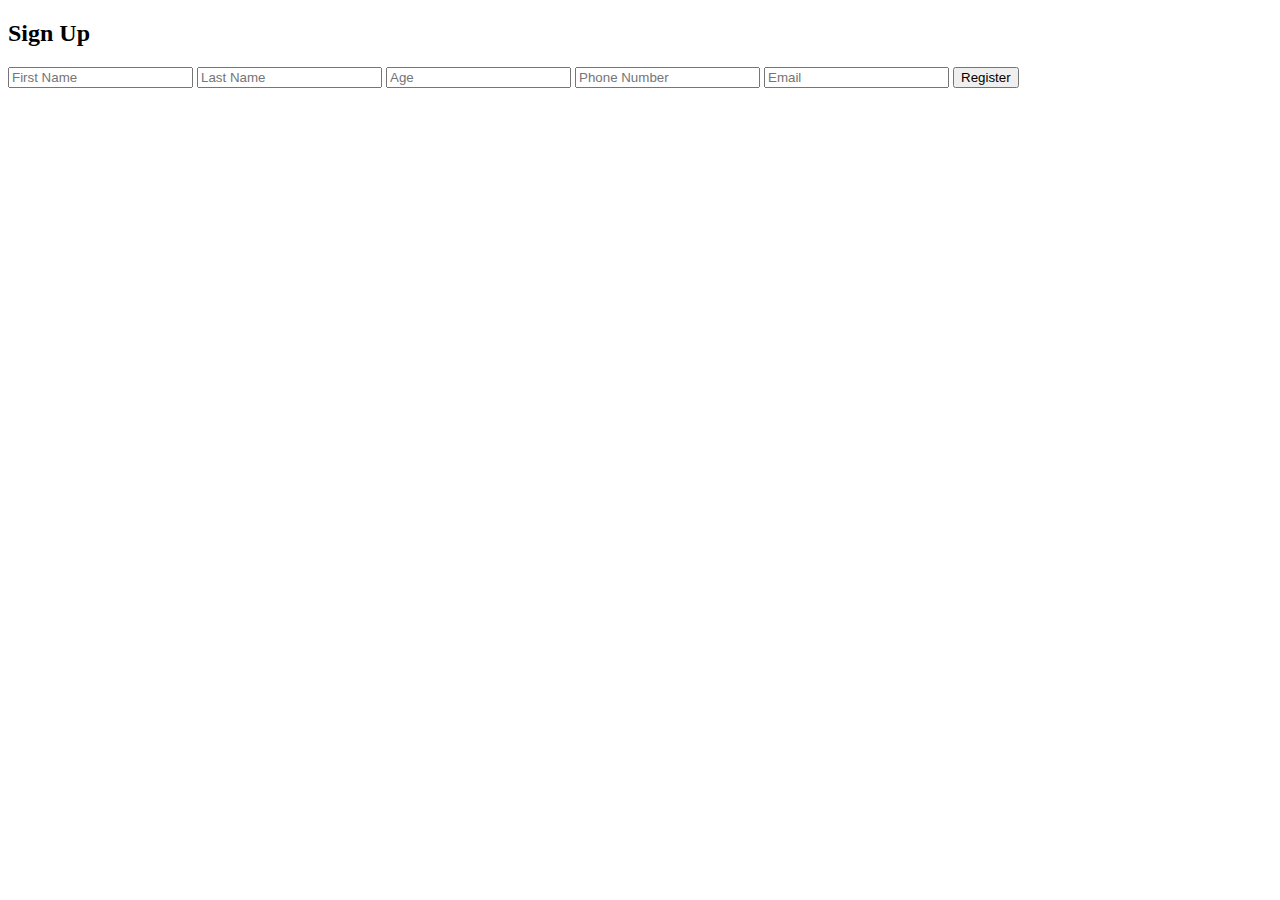
<file: task-1/reg.html>
<!DOCTYPE html>
<html lang="en">
<head>
    <meta charset="UTF-8">
    <meta name="viewport" content="width=device-width, initial-scale=1.0">
    <title>Sign Up</title>
    
    <body>
        <h2>Sign Up</h2>
        <form onsubmit="validateForm(event)">
            <input type="text" placeholder="First Name">
            <input type="text" placeholder="Last Name">
            <input type="text" id="age" placeholder="Age" pattern="[0-9]*" inputmode="numeric">
            <input type="tel" id="phone" placeholder="Phone Number" required>
            <input type="email" id="email" placeholder="Email" required>
            <input type="submit" value="Register" class="button">
        </form>
    </body>
    <script>
        function validateForm(event) {
            const phone = document.getElementById("phone").value;
            const email = document.getElementById("email").value;
            const age = document.getElementById("age").value;
            const phonePattern = /^[0-9]{10}$/;
            const emailPattern = /^[a-zA-Z0-9._%+-]+@[a-zA-Z0-9.-]+\.[a-zA-Z]{2,}$/;

            if (!phonePattern.test(phone) || !emailPattern.test(email) || age < 0 || age === "") {
                alert("Please enter valid details: 10-digit phone, valid email, and non-negative age.");
                event.preventDefault();
            }
        }
    </script>
</head>

</html>
</file>
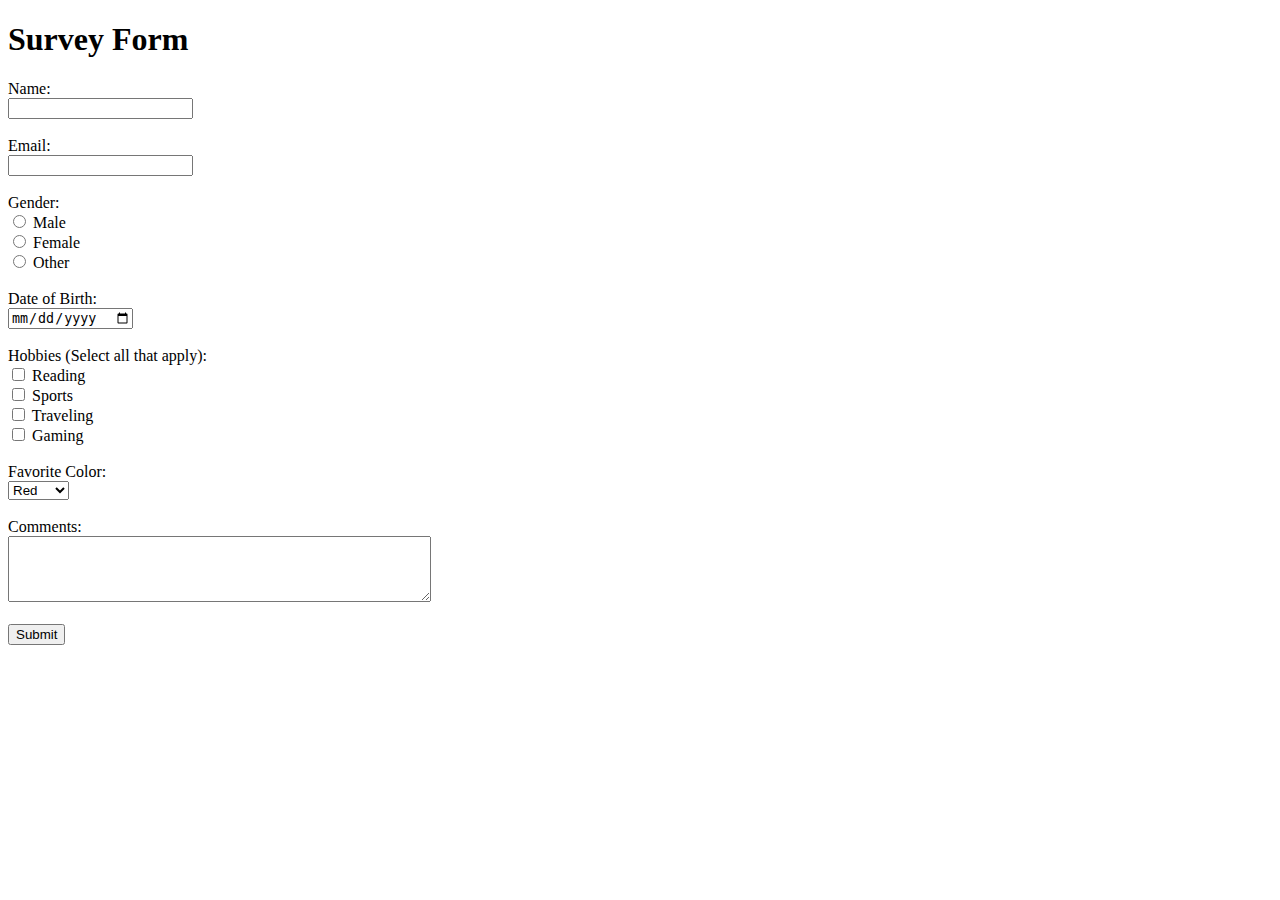
<file: task-1/survey.html>
<!DOCTYPE html>
<html lang="en">
<head>
    <meta charset="UTF-8">
    <meta name="viewport" content="width=device-width, initial-scale=1.0">
    <title>Survey Form</title>
</head>
<body>
    <h1>Survey Form</h1>
    <form action="#" method="post">
        <!-- Text Field for Name -->
        <label for="name">Name:</label><br>
        <input type="text" id="name" name="name" required><br><br>

        <!-- Text Field for Email -->
        <label for="email">Email:</label><br>
        <input type="email" id="email" name="email" required><br><br>

        <!-- Radio Buttons for Gender -->
        <label>Gender:</label><br>
        <input type="radio" id="male" name="gender" value="male">
        <label for="male">Male</label><br>
        <input type="radio" id="female" name="gender" value="female">
        <label for="female">Female</label><br>
        <input type="radio" id="other" name="gender" value="other">
        <label for="other">Other</label><br><br>

        <!-- Date Input for Date of Birth -->
        <label for="dob">Date of Birth:</label><br>
        <input type="date" id="dob" name="dob" required><br><br>

        <!-- Checkboxes for Hobbies -->
        <label>Hobbies (Select all that apply):</label><br>
        <input type="checkbox" id="reading" name="hobbies" value="reading">
        <label for="reading">Reading</label><br>
        <input type="checkbox" id="sports" name="hobbies" value="sports">
        <label for="sports">Sports</label><br>
        <input type="checkbox" id="traveling" name="hobbies" value="traveling">
        <label for="traveling">Traveling</label><br>
        <input type="checkbox" id="gaming" name="hobbies" value="gaming">
        <label for="gaming">Gaming</label><br><br>

        <!-- Dropdown for Favorite Color -->
        <label for="color">Favorite Color:</label><br>
        <select id="color" name="color">
            <option value="red">Red</option>
            <option value="blue">Blue</option>
            <option value="green">Green</option>
            <option value="yellow">Yellow</option>
        </select><br><br>

        <!-- Textarea for Comments -->
        <label for="comments">Comments:</label><br>
        <textarea id="comments" name="comments" rows="4" cols="50"></textarea><br><br>

        <!-- Submit Button -->
        <input type="submit" value="Submit">
    </form>
</body>
</html>
</file>
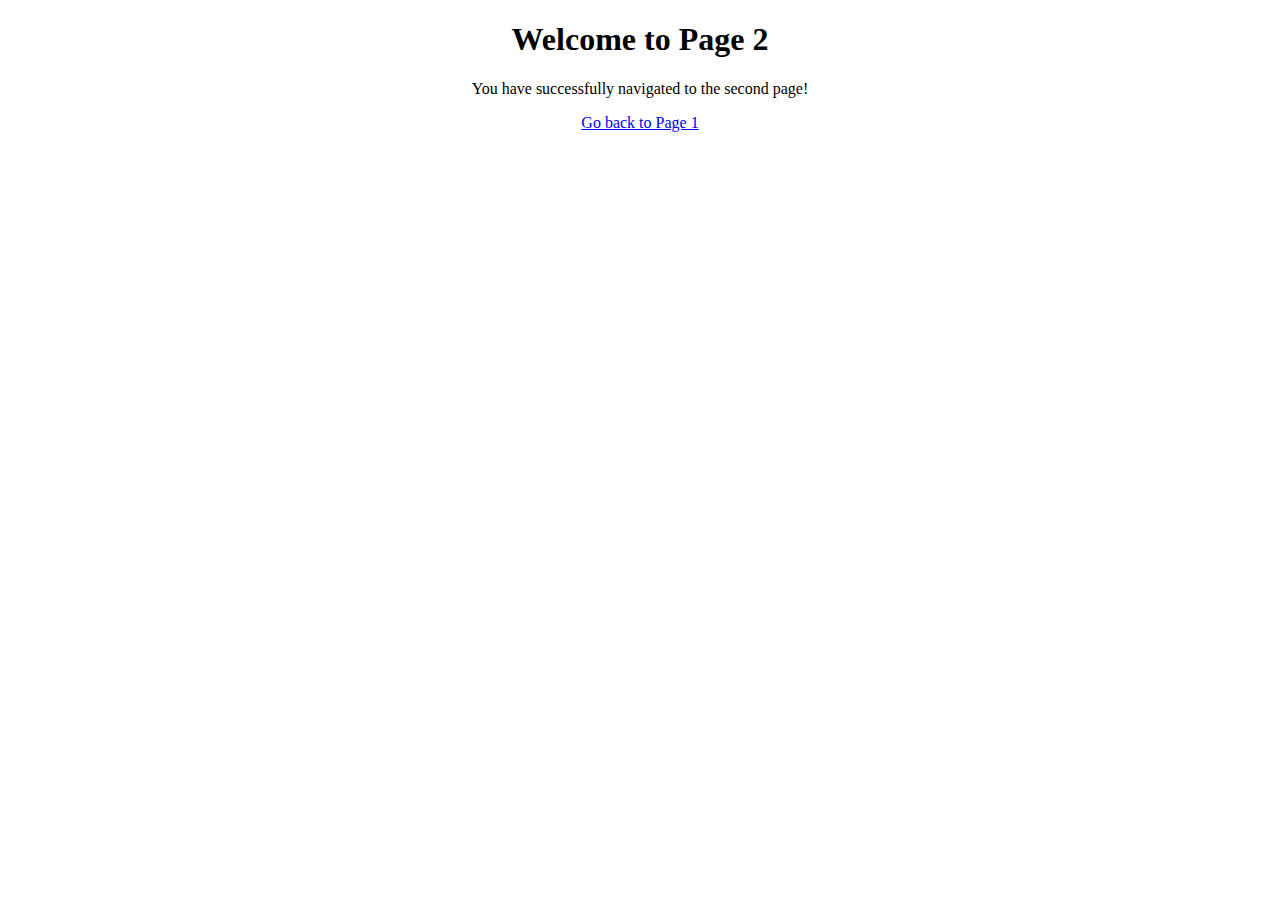
<file: task-1/imagetopage/page2.html>
<!DOCTYPE html>
<html lang="en">
<head>
    <meta charset="UTF-8">
    <meta name="viewport" content="width=device-width, initial-scale=1.0">
    <title>Page 2 - Welcome</title>
    <style>
        body{
            text-align: center;
        }
    </style>
</head>

<body>
    <h1>Welcome to Page 2</h1>
    <p>You have successfully navigated to the second page!</p>
    <p><a href="index.html">Go back to Page 1</a></p>
</body>
</html>
</file>
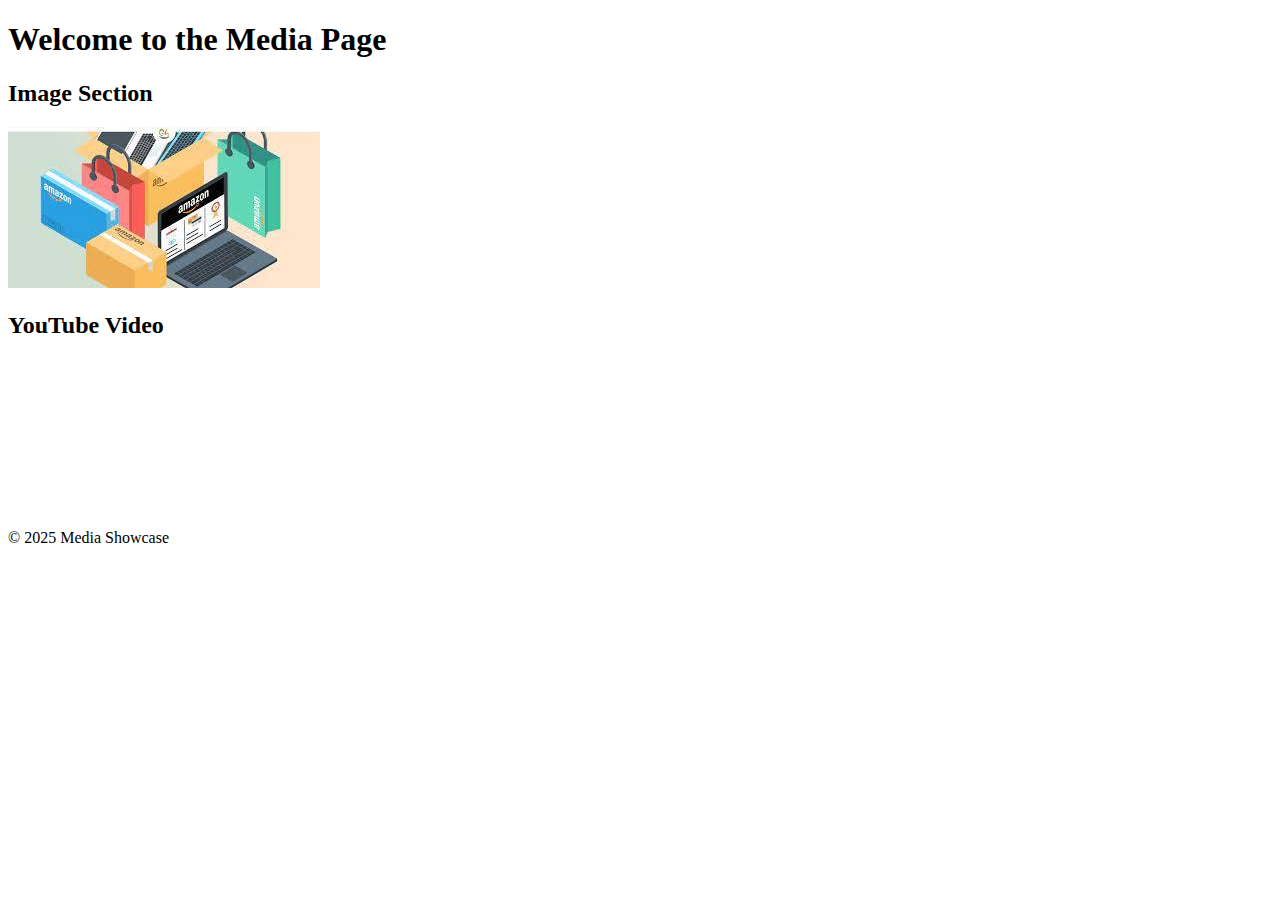
<file: task-1/media/media.html>
<!DOCTYPE html>
<html lang="en">
<head>
    <meta charset="UTF-8">
    <meta name="viewport" content="width=device-width, initial-scale=1.0">
    <title>Media Page</title>
    
</head>
<body>
    <header>
        <h1>Welcome to the Media Page</h1>
    </header>
    
    <section>
        <h2>Image Section</h2>
        <img src="images.jpg" alt="Sample Image">
    </section>
    
    
    <section>
        <h2>YouTube Video</h2>
        <iframe  src="https://www.youtube.com/embed/cGgLHJGyS34?si=tmJp6tQAUvQvjstu" title="YouTube video player" frameborder="0" allow="accelerometer; autoplay; clipboard-write; encrypted-media; gyroscope; picture-in-picture; web-share" referrerpolicy="strict-origin-when-cross-origin" allowfullscreen></iframe>
    </section>
    
    <footer>
        <p>&copy; 2025 Media Showcase</p>
    </footer>
</body>
</html>
</file>
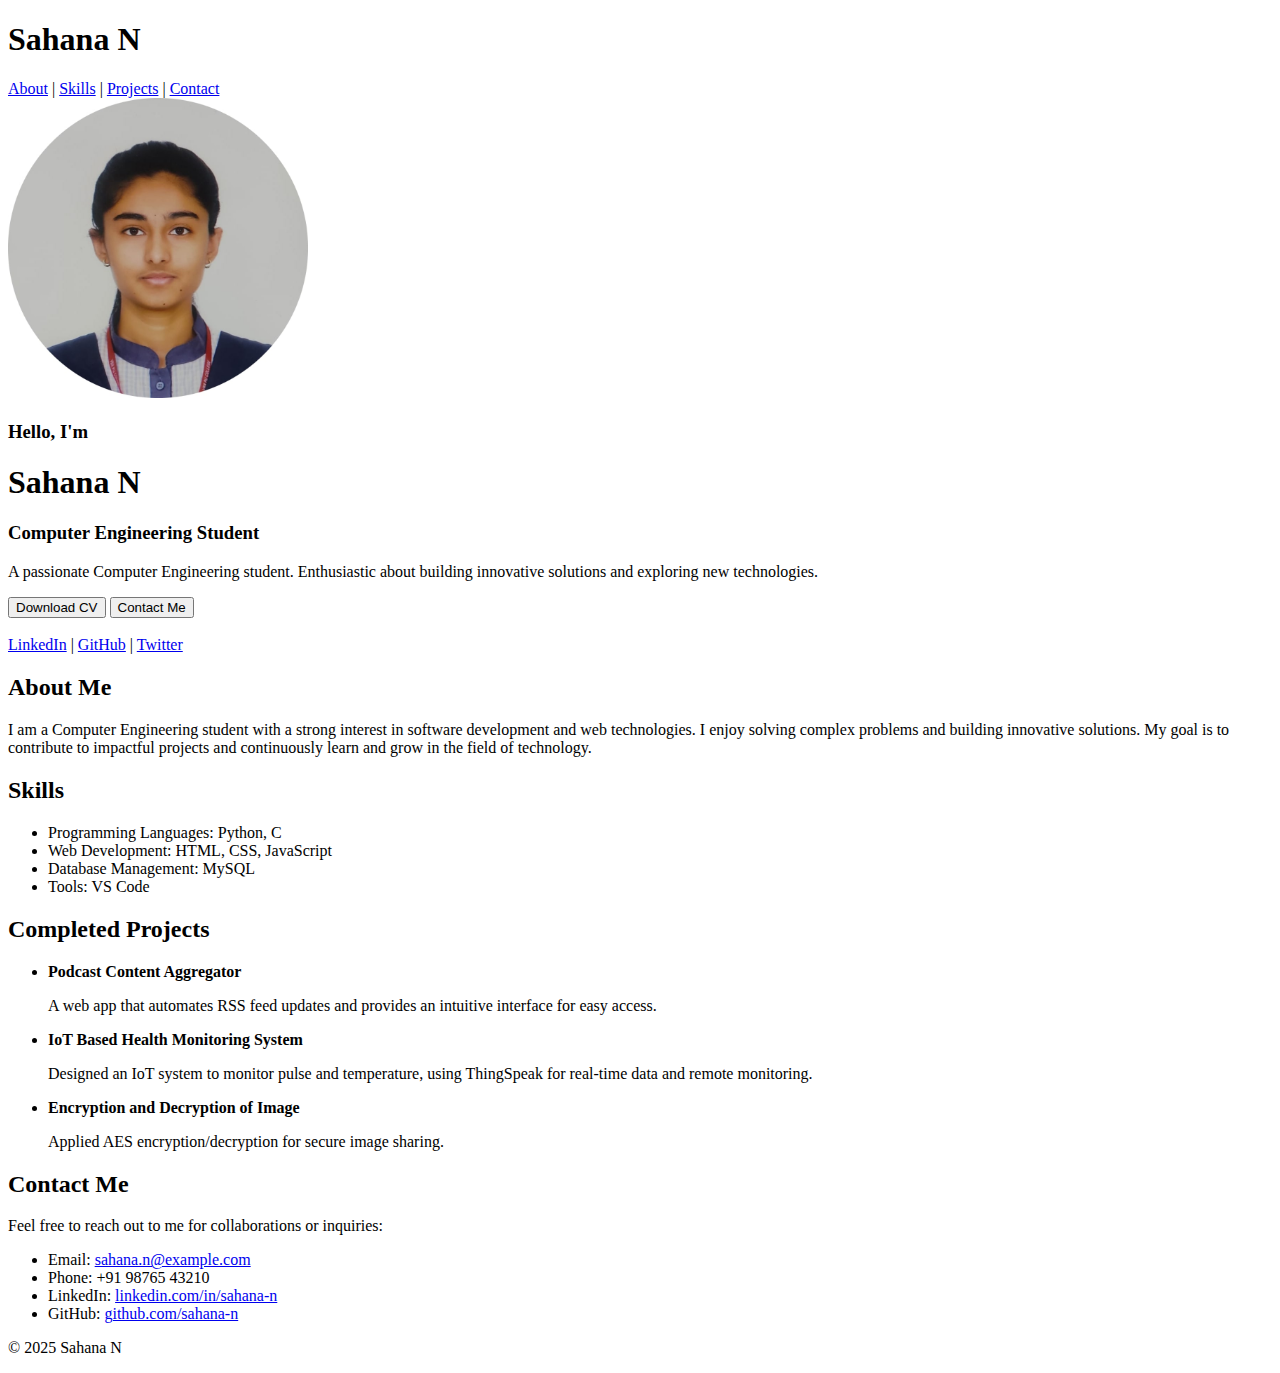
<file: task-1/portfolio/portfolio.html>
<!DOCTYPE html>
<html lang="en">
<head>
    <meta charset="UTF-8">
    <meta name="viewport" content="width=device-width, initial-scale=1.0">
    <title>Personal Portfolio - Sahana N</title>
</head>
<body>
    <!-- Header Section -->
    <header>
        <h1>Sahana N</h1>
        <nav>
            <a href="#about">About</a> |
            <a href="#skills">Skills</a> |
            <a href="#projects">Projects</a> |
            <a href="#contact">Contact</a>
        </nav>
    </header>

    <!-- Profile Section -->
    <section id="profile">
        <div class="profile-image">
            <img src="profile.jpg" alt="Profile Photo" width="300">
        </div>
        <div class="profile-info">
            <h3>Hello, I'm</h3>
            <h1>Sahana N</h1>
            <h3>Computer Engineering Student</h3>
            <p>A passionate Computer Engineering student. Enthusiastic about building innovative solutions and exploring new technologies.</p>
            <button onclick="window.open('resume.pdf')">Download CV</button>
            <button onclick="location.href='#contact'">Contact Me</button>
            <br><br>
            <a href="https://www.linkedin.com/in/sahana-n" target="_blank">LinkedIn</a> |
            <a href="https://github.com/sahana-n" target="_blank">GitHub</a> |
            <a href="https://twitter.com/sahana_n" target="_blank">Twitter</a>
        </div>
    </section>

    <!-- About Section -->
    <section id="about">
        <h2>About Me</h2>
        <p>I am a Computer Engineering student with a strong interest in software development and web technologies. I enjoy solving complex problems and building innovative solutions. My goal is to contribute to impactful projects and continuously learn and grow in the field of technology.</p>
    </section>

    <!-- Skills Section -->
    <section id="skills">
        <h2>Skills</h2>
        <ul>
            <li>Programming Languages: Python, C</li>
            <li>Web Development: HTML, CSS, JavaScript</li>
            <li>Database Management: MySQL</li>
            <li>Tools: VS Code</li>
        </ul>
    </section>

    <!-- Projects Section -->
    <section id="projects">
        <h2>Completed Projects</h2>
        <ul>
            <li>
                <strong>Podcast Content Aggregator</strong>
                <p>A web app that automates RSS feed updates and provides an intuitive interface for easy access.</p>
            </li>
            <li>
                <strong>IoT Based Health Monitoring System</strong>
                <p>Designed an IoT system to monitor pulse and temperature, using ThingSpeak for real-time data and remote monitoring.</p>
            </li>
            <li>
                <strong>Encryption and Decryption of Image</strong>
                <p>Applied AES encryption/decryption for secure image sharing.</p>
            </li>
        </ul>
    </section>

    <!-- Contact Section -->
    <section id="contact">
        <h2>Contact Me</h2>
        <p>Feel free to reach out to me for collaborations or inquiries:</p>
        <ul>
            <li>Email: <a href="mailto:sahana.n@example.com">sahana.n@example.com</a></li>
            <li>Phone: +91 98765 43210</li>
            <li>LinkedIn: <a href="https://www.linkedin.com/in/sahana-n" target="_blank">linkedin.com/in/sahana-n</a></li>
            <li>GitHub: <a href="https://github.com/sahana-n" target="_blank">github.com/sahana-n</a></li>
        </ul>
    </section>

    <!-- Footer -->
    <footer>
        <p>&copy; 2025 Sahana N</p>
    </footer>
</body>
</html>
</file>
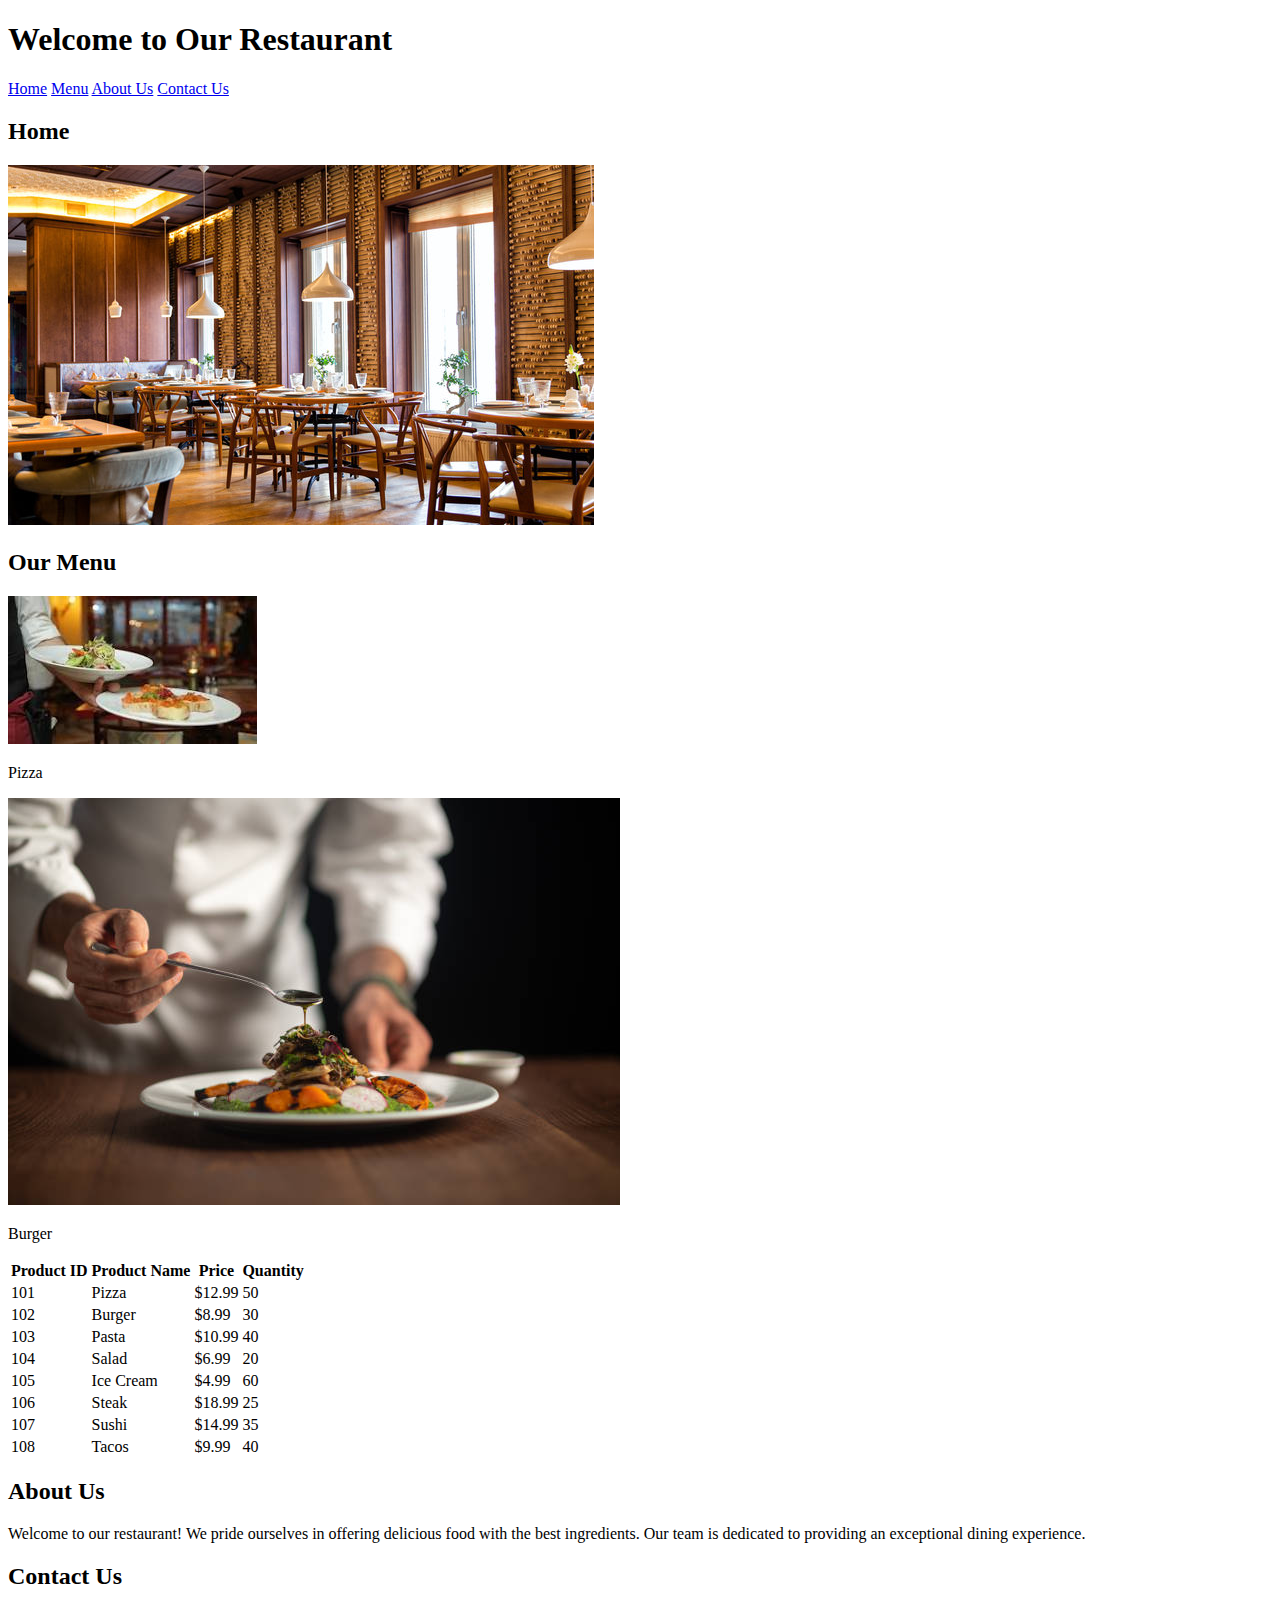
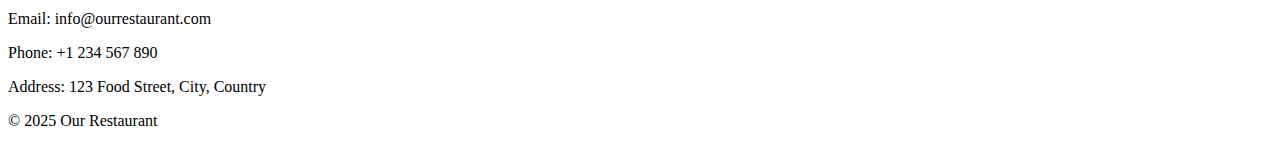
<file: task-1/restro/restaurant.html>
<!DOCTYPE html>
<html lang="en">
<head>
    <meta charset="UTF-8">
    <meta name="viewport" content="width=device-width, initial-scale=1.0">
    <title>Restaurant Website</title>
</head>
<body>
    <header>
        <h1>Welcome to Our Restaurant</h1>
        <nav>
            <a href="#home">Home</a>
            <a href="#menu">Menu</a>
            <a href="#about">About Us</a>
            <a href="#contact">Contact Us</a>
        </nav>
    </header>
    
    <h2>Home</h2>
    <div class="media-container">
        <img src="restaurant.jpg" alt="Restaurant Image">
        <iframe src="https://www.youtube.com/embed/Ua9feLSGXMM?si=ABohfoC6sAor3IiC" title="YouTube video player" frameborder="0" allow="accelerometer; autoplay; clipboard-write; encrypted-media; gyroscope; picture-in-picture; web-share" referrerpolicy="strict-origin-when-cross-origin" allowfullscreen></iframe>
    </div>
    
    <h2>Our Menu</h2>
    <div class="menu-section">
        <div class="menu-images">
            <div class="menu-item">
                <img src="food1.jpg" alt="food1">
                <p>Pizza</p>
            </div>
            <div class="menu-item">
                <img src="food2.jpg" alt="food2">
                <p>Burger</p>
            </div>
            
        </div>
    </div>
    
    <table>
        <tr>
            <th>Product ID</th>
            <th>Product Name</th>
            <th>Price</th>
            <th>Quantity</th>
        </tr>
        <tr>
            <td>101</td>
            <td>Pizza</td>
            <td>$12.99</td>
            <td>50</td>
        </tr>
        <tr>
            <td>102</td>
            <td>Burger</td>
            <td>$8.99</td>
            <td>30</td>
        </tr>
        <tr>
            <td>103</td>
            <td>Pasta</td>
            <td>$10.99</td>
            <td>40</td>
        </tr>
        <tr>
            <td>104</td>
            <td>Salad</td>
            <td>$6.99</td>
            <td>20</td>
        </tr>
        <tr>
            <td>105</td>
            <td>Ice Cream</td>
            <td>$4.99</td>
            <td>60</td>
        </tr>
        <tr>
            <td>106</td>
            <td>Steak</td>
            <td>$18.99</td>
            <td>25</td>
        </tr>
        <tr>
            <td>107</td>
            <td>Sushi</td>
            <td>$14.99</td>
            <td>35</td>
        </tr>
        <tr>
            <td>108</td>
            <td>Tacos</td>
            <td>$9.99</td>
            <td>40</td>
        </tr>
    </table>
    
    <h2>About Us</h2>
    <p>Welcome to our restaurant! We pride ourselves in offering delicious food with the best ingredients. Our team is dedicated to providing an exceptional dining experience.</p>
    
    <h2>Contact Us</h2>
    <p>Email: info@ourrestaurant.com</p>
    <p>Phone: +1 234 567 890</p>
    <p>Address: 123 Food Street, City, Country</p>
    
    <footer>
        <p>&copy; 2025 Our Restaurant</p>
    </footer>
</body>
</html>
</file>
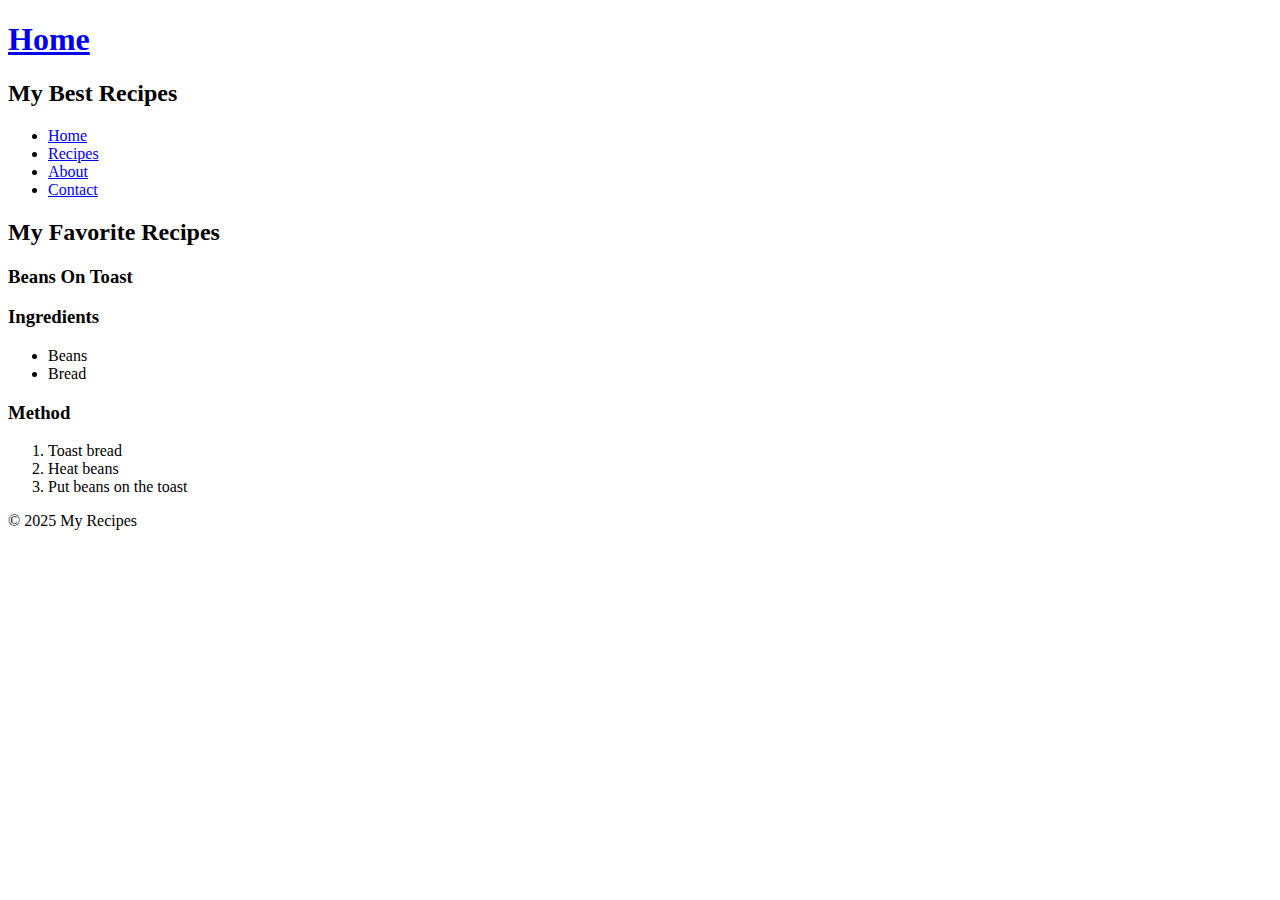
<file: task-1/semantic/semantic.html>
<!DOCTYPE html>
<html lang="en">
<head>
    <meta charset="UTF-8">
    <meta name="viewport" content="width=device-width, initial-scale=1.0">
    <title>My Best Recipes</title>
   
</head>
<body>
    <header>
        <h1><a href="#">Home</a></h1>
    </header>
    
    <nav>
        <h2>My Best Recipes</h2>
        <ul>
            <li><a href="#">Home</a></li>
            <li><a href="#">Recipes</a></li>
            <li><a href="#">About</a></li>
            <li><a href="#">Contact</a></li>
        </ul>
    </nav>
    
    <main>
        <section>
            <h2>My Favorite Recipes</h2>
            <article>
                <h3>Beans On Toast</h3>
                <section>
                    <h3>Ingredients</h3>
                    <ul>
                        <li>Beans</li>
                        <li>Bread</li>
                    </ul>
                </section>
                <section>
                    <h3>Method</h3>
                    <ol>
                        <li>Toast bread</li>
                        <li>Heat beans</li>
                        <li>Put beans on the toast</li>
                    </ol>
                </section>
            </article>
        </section>
    </main>
    
    <footer>
        <p>&copy; 2025 My Recipes</p>
    </footer>
</body>
</html>
</file>
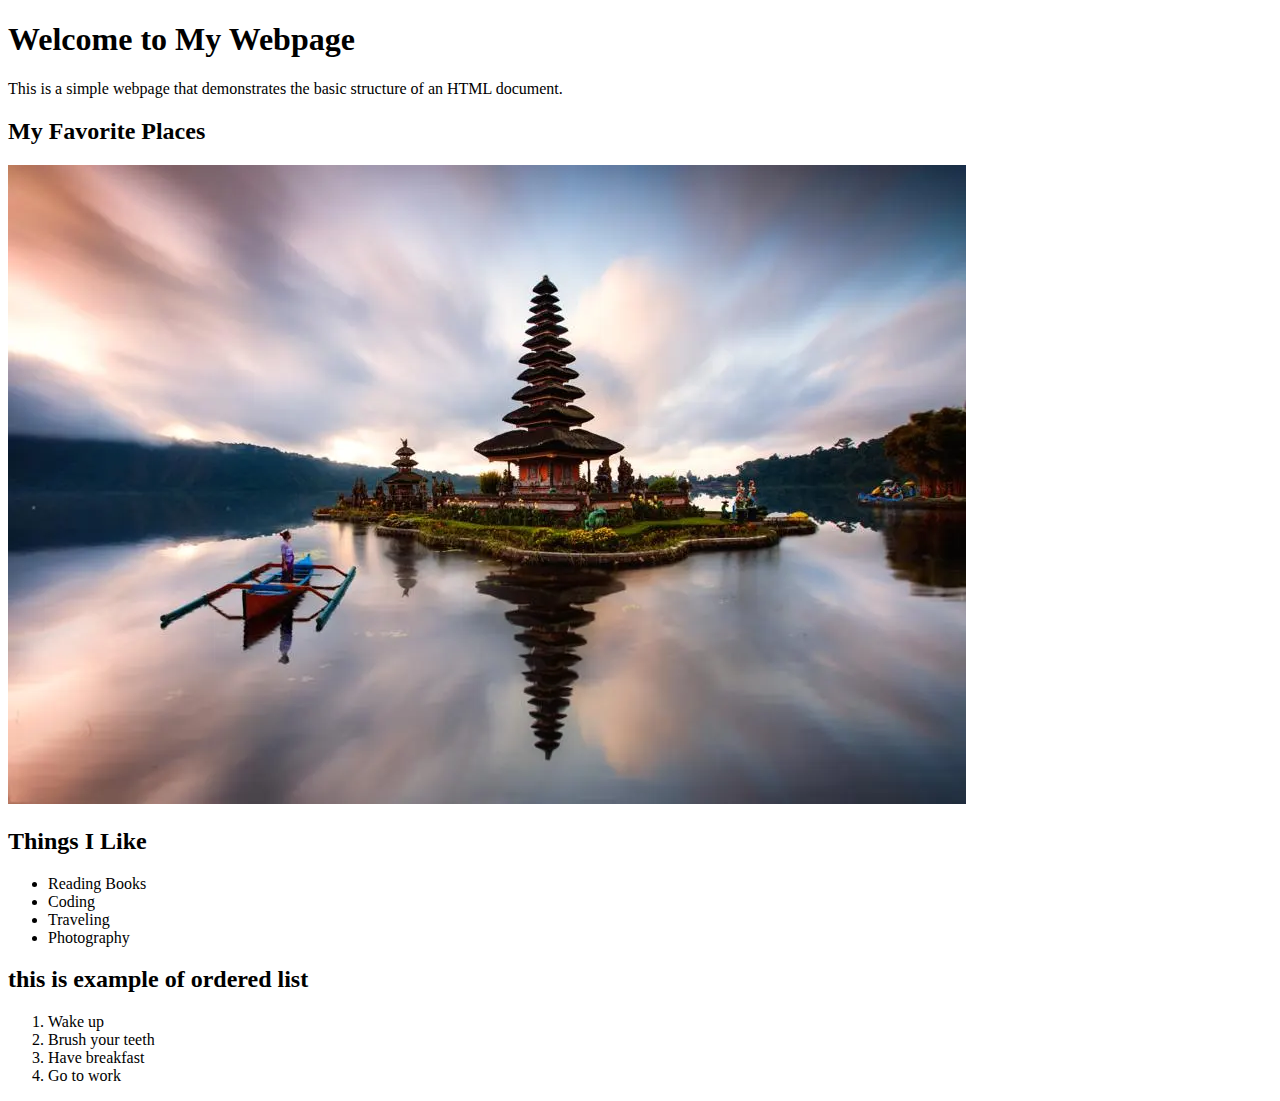
<file: task-1/simpleweb/simpleweb.html>
<!DOCTYPE html>
<html lang="en">
<head>
    <meta charset="UTF-8">
    <meta name="viewport" content="width=device-width, initial-scale=1.0">
    <title>Simple Webpage</title>
</head>
<body>
    <header>
        <h1>Welcome to My Webpage</h1>
    </header>

    <p>
        This is a simple webpage that demonstrates the basic structure of an HTML document.
    </p>

    <h2>My Favorite Places</h2>
    <img src="fav.jpg" alt="Sample Image">

    <h2>Things I Like</h2>
    <ul>
        <li>Reading Books</li>
        <li>Coding</li>
        <li>Traveling</li>
        <li>Photography</li>
    </ul>
    <h2>this is example of ordered list
    </h2>
    <ol>
        <li>Wake up</li>
        <li>Brush your teeth</li>
        <li>Have breakfast</li>
        <li>Go to work</li>
    </ol>
</body>
</html>
</file>
<file: blog/blog.css>
/*
   Header Styles
 */
.monochrome-header {
  background-color: #343a40; 
  color: #fff;
  padding: 60px 0;
  text-align: center;
}
.monochrome-header h1 {
  font-size: 3rem;
  margin-bottom: 10px;
}
.monochrome-header p {
  font-size: 1.5rem;
  margin: 0;
}

/* 
   Navbar Styles */
.monochrome-navbar {
  background-color: #212529; 
}
.monochrome-navbar .navbar-brand,
.monochrome-navbar .nav-link {
  color: #fff;
  font-size: 1.1rem;
}
.monochrome-navbar .nav-link:hover,
.monochrome-navbar .navbar-brand:hover {
  color: #e9ecef;
}

.monochrome-navbar .dropdown-menu {
  z-index: 9999 !important;
}

/* 
   Sidebar Styles
 */
.monochrome-sidebar {
  background-color: #f8f9fa;
  padding: 20px;
  border-radius: 5px;
}
.monochrome-sidebar h3 {
  font-size: 1.5rem;
  color: #343a40;
  margin-bottom: 15px;
}
.monochrome-sidebar form .input-group .form-control {
  border-radius: 0;
}
.monochrome-sidebar form .btn {
  border-radius: 0;
}

/*
   Recent Posts Styles (Sidebar)
 */
.recent-posts {
  background-color: #f8f9fa;
  padding: 20px;
  border-radius: 5px;
}
.recent-posts h3 {
  font-size: 1.5rem;
  color: #343a40;
  margin-bottom: 15px;
}
.recent-post {
  margin-bottom: 20px;
}
.recent-post img {
  width: 100%;
  height: auto;
  border-radius: 5px;
  transition: transform 0.3s ease;
  cursor: pointer;
}
.recent-post img:hover {
  transform: scale(1.05);
}
.recent-post-info h5 {
  font-size: 1.25rem;
  margin: 0;
}
.recent-post-info a {
  color: #333;
  text-decoration: none;
}
.recent-post-info a:hover {
  text-decoration: underline;
}

/* 
   Blog Post (Card) Styles
 */
.monochrome-card {
  border: 1px solid #e0e0e0;
  transition: box-shadow 0.3s ease;
}
.monochrome-card:hover {
  box-shadow: 0 8px 20px rgba(0, 0, 0, 0.15);
}
.monochrome-card .card-title {
  font-family: 'Georgia', serif;
  font-size: 1.5rem;
  color: #333;
}
.monochrome-card .card-subtitle {
  font-size: 0.9rem;
}
.monochrome-card .card-text {
  font-family: 'Arial', sans-serif;
  font-size: 1rem;
  color: #555;
}

/* 
   Footer Styles
 */
.monochrome-footer {
  background-color: #343a40;
  color: #ddd;
  padding: 20px 0;
  text-align: center;
}
.monochrome-footer a {
  color: #ddd;
  text-decoration: none;
}
.monochrome-footer a:hover {
  text-decoration: underline;
}

/* 
   Global & Utility Styles
 */
body {
  font-family: 'Helvetica Neue', Helvetica, Arial, sans-serif;
}
.card-img-top {
  object-fit: cover;
  max-height: 250px;
}

/*
   Responsive Adjustments
 */
@media (max-width: 768px) {
  .monochrome-header h1 {
    font-size: 2.5rem;
  }
  .monochrome-header p {
    font-size: 1.25rem;
  }
  .monochrome-navbar .nav-link {
    font-size: 1rem;
  }
}
</file>
<file: event/style.css>
/* General Styles */
body {
  font-family: Arial, sans-serif;
  background-color: #f4f4f4;
  color: #333;
  margin: 0;
  padding: 0;
}

.container {
  max-width: 600px;
  margin: 0 auto;
  padding: 20px;
}

h2 {
  text-align: center;
  margin-bottom: 20px;
}

/* Form Styles */
form {
  background: #fff;
  padding: 20px;
  border-radius: 8px;
  box-shadow: 0 0 10px rgba(0, 0, 0, 0.1);
}

.form-group {
  margin-bottom: 15px;
}

label {
  display: block;
  margin-bottom: 5px;
  font-weight: bold;
}

input[type="text"],
input[type="email"],
input[type="tel"],
input[type="number"] {
  width: 100%;
  padding: 10px;
  border: 1px solid #ccc;
  border-radius: 4px;
  font-size: 16px;
}

button {
  width: 100%;
  padding: 10px;
  background-color: #007bff;
  color: #fff;
  border: none;
  border-radius: 4px;
  font-size: 16px;
  cursor: pointer;
}

button:hover {
  background-color: #0056b3;
}

/* Navbar */
.navbar {
  background: rgba(0, 0, 0, 0.7);
  backdrop-filter: blur(10px);
  padding: 20px 0;
}

.navbar-brand {
  font-size: 1.5rem;
  font-weight: bold;
  color: #00bfff;
}

.navbar-nav .nav-link {
  font-size: 1rem;
  margin-left: 20px;
  color: white;
  transition: color 0.3s ease;
}

.navbar-nav .nav-link:hover {
  color: #00bfff;
}

/* Hero Section */
.hero-section {
  height: 100vh;
  display: flex;
  justify-content: center;
  align-items: center;
  text-align: center;
  position: relative;
  overflow: hidden;
  background: linear-gradient(135deg, #000, #1a1a1a);
}

.hero-content h1 {
  font-size: 4rem;
  font-weight: bold;
  background: linear-gradient(45deg, #00bfff, #0077ff);
  -webkit-background-clip: text;
  -webkit-text-fill-color: transparent;
  animation: textGlow 2s infinite alternate, float 3s ease-in-out infinite;
}

.hero-content p {
  font-size: 1.5rem;
  margin-top: 20px;
  animation: fadeIn 2s ease-in-out, float 3s ease-in-out infinite;
}

.btn-hero {
  background-color: #00bfff;
  color: white;
  padding: 10px 20px;
  border: none;
  border-radius: 5px;
  font-size: 1.2rem;
  margin-top: 30px;
  transition: transform 0.3s ease, background-color 0.3s ease;
  animation: pulse 2s infinite;
}

.btn-hero:hover {
  background-color: #0077ff;
  transform: scale(1.1);
}

@keyframes textGlow {
  from { text-shadow: 0 0 10px #00bfff, 0 0 20px #00bfff; }
  to { text-shadow: 0 0 20px #0077ff, 0 0 40px #0077ff; }
}

@keyframes float {
  0% { transform: translateY(0); }
  50% { transform: translateY(-10px); }
  100% { transform: translateY(0); }
}

@keyframes pulse {
  0% { transform: scale(1); }
  50% { transform: scale(1.05); }
  100% { transform: scale(1); }
}

/* Event Details */
.event-details {
  padding: 80px 0;
}

.detail-card {
  background: rgba(255, 255, 255, 0.1);
  padding: 20px;
  border-radius: 10px;
  margin: 20px 0;
}

/* Schedule Section */
.schedule {
  padding: 80px 0;
  background: rgba(0, 0, 0, 0.7);
}

.schedule-grid {
  display: grid;
  grid-template-columns: repeat(auto-fit, minmax(250px, 1fr));
  gap: 20px;
}

.schedule-card {
  background: rgba(255, 255, 255, 0.1);
  padding: 20px;
  border-radius: 10px;
  text-align: center;
  position: relative;
  overflow: hidden;
  transition: transform 0.3s ease;
}

.schedule-card:hover {
  transform: translateY(-10px);
}

.schedule-icon {
  font-size: 3rem;
  color: #00bfff;
  margin-bottom: 20px;
  opacity: 1;
  transition: opacity 0.3s ease;
}

.schedule-text {
  position: absolute;
  top: 50%;
  left: 50%;
  transform: translate(-50%, -50%);
  opacity: 0;
  transition: opacity 0.3s ease;
}

.schedule-card:hover .schedule-icon {
  opacity: 0;
}

.schedule-card:hover .schedule-text {
  opacity: 1;
}

/* Registration Section */
.registration {
  padding: 80px 0;
}

.form-control {
  background: rgba(255, 255, 255, 0.1);
  border: 1px solid #ccc;
  color: white;
}

.btn-custom {
  background-color: #00bfff;
  color: white;
  border: none;
  padding: 10px 20px;
  border-radius: 5px;
  transition: background-color 0.3s ease;
}

.btn-custom:hover {
  background-color: #0077ff;
}

/* Footer */
.footer {
  background: rgba(0, 0, 0, 0.7);
  padding: 40px 0;
  text-align: center;
}

.social-links a {
  color: #00bfff;
  margin: 0 10px;
  font-size: 1.5rem;
  transition: color 0.3s ease;
}

.social-links a:hover {
  color: #0077ff;
}
</file>
<file: photoportpolio/header.css>
@import url('https://fonts.googleapis.com/css2?family=Jost:ital,wght@0,200;0,300;0,400;0,500;0,600;0,700;0,800;1,200;1,300;1,400;1,500;1,600;1,700;1,800&display=swap');


html{
    scroll-behavior: smooth;
}

* {
    margin: 0;
    padding: 0;
    -webkit-box-sizing: border-box;
    box-sizing: border-box;
    outline: none;
    list-style: none;
    word-wrap: break-word;
}

body {
    font-family: 'Jost', sans-serif;
    font-size: 16px;
    font-weight: 400;
    line-height: 1.75em;
    color: #999;
    overflow-x: hidden !important;
    background: #fff;
}

p {
    font-family: 'Jost', sans-serif;
    font-size: 16px;
    font-weight: 400;
    line-height: 1.75em;
    color: #999;
    margin-bottom: 20px;
}

h1 {
    font-size: 55px;
}

h2 {
    font-size: 40px;
}

h4 {
    font-size: 30px;
}

h1,
h2,
h4 {
    font-family: 'Jost', sans-serif;
    font-weight: 600;
    line-height: 1.25em;
    margin: 0 0 20px 0;
}

img {
    width: 100%;
    height: auto;
    -webkit-transition: all 0.5s;
    -o-transition: all 0.5s;
    transition: all 0.5s;
    color: #f4f4f4;
}


.navbar {
    position: absolute;
    top: 0;
    left: 0;
    right: 0;
}

.container {
    padding: 1.2rem 6%;
    display: flex;
    justify-content: space-between;
    flex-wrap: wrap;
}

.navbar .logo-wrapper {
    height: 29px;
    overflow: hidden;

}

.logo-wrapper a {
    font-family: 'Segoe UI', Tahoma, Geneva, Verdana, sans-serif;
    font-size: 20px;
    font-weight: 400;
    color: #fff;
    text-decoration: none;
    text-transform: uppercase;
    letter-spacing: 3px;
}

.logo-wrapper a strong {
    font-family: 'Jost', sans-serif;
    ;
    font-size: 25px;
    color: #fff;
    letter-spacing: -5px;

}



.navbar .navbar-links {
    display: flex;
    align-items: center;
    gap: 2rem;
}

.navbar .navbar-links a {
    font-family: Jost, sans-serif;
    font-size: 16px;
    font-weight: 400;
    line-height: 28px;
    color: rgb(200, 200, 200);
    text-decoration: none;
}

.navbar .navbar-links a:hover {
    color: rgb(255, 255, 255);

}

.header {
    background-image: url(wallpaperflare.com_wallpaper.jpg);
    min-height: 100vh;
    background-color: #111;
    background-position: top right;
    background-size: cover;
    background-attachment: fixed;

}

.header {
    min-height: 100vh;
    background-color: #111;
    display: flex;
    align-items: center;

}


.header .box {
    max-width: 50%;
    min-width: 300px;
}

.header .box h1 {
    color: #fff;
}

.header .box .btn {
    padding: 0.25rem 1rem;
    border: 1px solid #fff;
    margin-right: 1rem;
    text-decoration: none;
    font-family: 'Jost', sans-serif;
    font-size: 14px;
    font-weight: 300;
    line-height: 14px;
    color: #fff;
    margin-bottom: 20px;
}


/* ======= Footer style ======= */
.footer {
    background-image: url(bg-footer.jpg);
    background-position: center center;
    background-size: cover;
    background-repeat: no-repeat;
    background-attachment: scroll
}

.footer-logo {
    width: 150px;
    margin-bottom: 20px;
}

.newsletter {
    padding: 1rem 0rem;

}

.newsletter .container {
    align-items: center;
}

.newsletter h2 {
    color: #fff;
    margin: 5px 0px;
}

.newsletter p {
    color: #aaa;
}

.newsletter .form form {
    display: flex;
    padding: 0rem 0rem;
    border-radius: 20px;
    overflow: hidden;
    border: 2px solid #fff;
    color: #fff;
}

.newsletter .form form input {
    width: 200px;
    padding: 0px 10px;
    height: 40px;
    border: none;
    background-color: #fff;
}
.newsletter form button {
    width: 150px;
    height: 40px;
    border: none;
    background-color: #000;
    font-size: 12px;
    color: #fff;
}

/* second footer */
.second-footer {
    background-color: #000000d0;
    padding: 4rem 0rem;

    border-bottom: 1px solid rgba(5, 5, 5, 0.1);
}


.second-footer .box {
    max-width: 450px;
}

;


.second-footer .title {
    padding: 0;
    margin-bottom: 10px;
    color: #fff;
    padding: 15px 0px;

}

.second-footer .text p {
    font-size: 14px;
    line-height: 19px;
    color: #bbb;
    padding: 15px 0px;
}

.second-footer ul {
    margin: 0;
    padding: 0;
}

.second-footer ul li {
    padding: 1px 0px;
}

.second-footer ul li a,
.second-footer ul li span {
    font-size: 14px;
    font-weight: 400;
    color: #aaa;
    text-transform: capitalize;
    text-decoration: none;
}

.footer .box ul li a:hover {
    color: #fff;
}

.copyright {
    background-color: #000000c1;
    display: flex;
    justify-content: space-between;
    align-items: center;
    padding: 0.51rem 6%;

}

.copyright p {
    margin: 0px;
    padding: 0px;
    font-size: 12px;
}

.copyright p a {
    color: #f1f1f1;
}

.social-icons {
    display: flex;
    color: #fff;
    gap: 1rem;
}

.social-icons a {
    display: flex;
    color: #444;
    gap: 1rem;
    text-decoration: none;
}


section {
    min-height: 100vh;
    display: flex;
    flex-direction: column;
    justify-content: center;
}

section .container {
    width: 100%;
}


.heading {
    width: 100%;
    min-width: 300px;
    text-align: center;
    padding: 0rem;
    padding-top: 2rem;
}


section .box {
    max-width: 50%;
    min-width: 300px;
}

.bg-light {
    background-color: #fff;
}

.bg-light .heading h2 {
    color: #000;
}
.bg-light .title {
    color: #111;
}
.bg-light p {
    color: #333;
}

.bg-dark {
    background-color: #111;
}

.bg-dark .heading h2 {
    color: #ffff;
}
.bg-dark .title {
    color: #fff;
}
.bg-dark p {
    color: #aaa;
}


/* ======= About style ======= */


.about-img {
    width: 50%;
    min-width: 300px;
    display: flex;
    justify-content: flex-end;
    align-items: center;
    position: relative;
    overflow: hidden;
}

.about-img .img:before {
    content: '';
    position: absolute;
    top: 30px;
    right: 0;
    left: 45px;
    bottom: 0;
    background-color: #2b2b2b;
}
.about-img .img:after {
    content: '';
    width: 50%;
    position: absolute;
    top: -8%;
    bottom: 55%;
    left: -5%;
    background-image: url(dots.png);
    background-repeat: repeat;
    z-index: 0;
}

.about-img .img {
    width: 300px;
    padding: 0 30px 30px 15px;
    position: relative;
}

.about-img .img img {
    position: relative;
    z-index: 2;
    background: #1b1b1b;
    height: 300px;
}

.about-img img:hover {
    transform: scale(0.95);
}


.about ul {
    padding: 1rem 0rem;
    list-style: none;
    display: flex;
    flex-direction: column;
    gap: 0.5em;
}

.about ul li {
    display: flex;
    align-items: center;
    gap: 0.5em;
}

.about ul li i {
    display: flex;
    justify-content: center;
    align-items: center;
    width: 20px;
    height: 20px;
    border-radius: 50%;
    background-color: #444;
    color: #fff;
    font-size: 12px;
}

.about ul span {
    color: #333;
}

.about-bottom {

    display: flex;
    gap: 3rem;
    margin-top: 1rem;
    border-top: 1px solid #f1f1f1;
    padding: 1rem;
}

.signature {
    width: 80px;
}



/* ======= services style ======= */

.services .container {
    justify-content: flex-start;
    gap: 0px;

}

.services .box {
    width: 33%;
    min-width: 300px;
}


.services .box .item {
    display: flex;
    flex-direction: column;
    align-items: flex-start;
    text-align: left;
    gap: 1rem;
    padding: 1rem 1.5rem;
}


.services .box .item img {
    width: fit-content;
    height: 60px;
    overflow: hidden;
    object-fit: cover;
}

.services .box .item a {
    display: flex;
    flex-direction: column;
    align-items: flex-start;
    text-align: left;
    text-decoration: none;
    gap: 0.5rem;
}

.services .box .item h6 {
    font-size: 16px;
    line-height: 22px;
    color: #fff;
}

.services .box .item p {
    font-size: 14px;
    line-height: 20px;
    color: #f1f1f1;
}


.border-01 {
    border-right: 1px solid rgba(255, 255, 255, 0.1);
    border-bottom: 1px solid rgba(255, 255, 255, 0.1);
}

.border-02 {
    -webkit-box-pack: center;
    -webkit-justify-content: center;
    -ms-flex-pack: center;
    justify-content: center;
    border-bottom: 1px solid rgba(255, 255, 255, 0.1);
}

.border-03 {
    -webkit-box-pack: end;
    -webkit-justify-content: flex-end;
    -ms-flex-pack: end;
    justify-content: flex-end;
    border-bottom: 1px solid rgba(255, 255, 255, 0.1);
    border-left: 1px solid rgba(255, 255, 255, 0.1);
}

.border-04 {
    border-right: 1px solid rgba(255, 255, 255, 0.1);
    border-bottom: none;
}

.border-05 {
    -webkit-box-pack: center;
    -webkit-justify-content: center;
    -ms-flex-pack: center;
    justify-content: center;
    border-bottom: none;
    border-right: 1px solid rgba(255, 255, 255, 0.1);
}

.border-06 {
    -webkit-box-pack: end;
    -webkit-justify-content: flex-end;
    -ms-flex-pack: end;
    justify-content: flex-end;

}





.gallery ul {
    display: flex;
    justify-content: flex-start;
    align-items: center;
    gap: 1rem;
}
.gallery li{
    font-size: 14px;
    line-height: 21px;
    color: #999;
    cursor: pointer;
}
.gallery .active,
    .gallery li:hover{
    color: #fff;
    border-bottom: 1px solid #fff;
}

.grid-wrapper {
    max-width: 100%;
    display: grid;
    grid-gap: 1.2rem;
    grid-template-columns: repeat(auto-fit, minmax(250px, 1fr));
    grid-auto-rows: 200px;
    grid-auto-flow: dense;
}


.grid-wrapper img {
    max-width: 100%;
    height: auto;
    vertical-align: middle;
    display: inline-block;
}

/* Main CSS */
.grid-wrapper .image {
    position: relative;
    display: flex;
    justify-content: center;
    align-items: center;
}

.grid-wrapper .image img {
    width: 100%;
    height: 100%;
    object-fit: cover;
}


.grid-wrapper .wide {
    grid-column: span 2;
}

.grid-wrapper .tall {
    grid-row: span 2;
}

.grid-wrapper .big {
    grid-column: span 2;
    grid-row: span 2;
}





.contact {
    position: relative;
}

.contact ul {
    display: flex;
    flex-direction: column;
    gap: 1rem;
}

.contact ul li{
    font-size: 18px;
    color: #333;
}
.contact ul span {
    font-size: 16px;
    color: #333;
    padding: 0px 4px;
}
.contact .form-title {
    font-size: 18px;
    color: #000;
}



.contact .box-r {
    position: relative;
}

.contact .box-r .form-box {
    position: relative;
    display: flex;
    flex-direction: column;
    gap: 1rem;
    background: #1b1b1b;
    height: 100%;
    width: 100%;
    z-index: 100;
    padding: 2rem 1rem;
}

.contact .box-r:before {
    content: '';
    position: absolute;
    top: 30px;
    left: 30px;
    background-color: #b506066b;
    height: 100%;
    width: 100%;
    z-index: 0;
}

.box-r:after {
    content: '';
    width: 50%;
    position: absolute;
    top: -8%;
    bottom: 55%;
    left: -5%;
    background-image: url(dots.png);
    background-repeat: repeat;
    z-index: 0;
}

.contact .form-box h2 {
    font-size: 22px;
    color: #fffefe;
}


.contact form {
    display: flex;
    flex-direction: column;
    gap: 1rem;
}


.contact .one-line {
    display: flex;
    justify-content: space-between;
    gap: 1rem;
}



.contact .box-input {
    position: relative;
    display: flex;
    align-items: center;
    gap: 0.5rem;
    padding: 0.75rem 0rem;
    border-bottom: 1px solid #fff;
    border-radius: 1px;
}

.contact .box-input label {
    position: absolute;
    top: 0;
    left: 0;
    padding: 0.66rem;
}

.contact .box-input i {
    color: #ffffff;
}

.contact .box-input textarea,
.contact .box-input input {
    width: 100%;
    font-size: 14px;
    border: none;
    background-color: transparent;
    color: #ffffff;
}

.contact .box-input textarea {
    padding-left: 1rem;
    margin-top: 0.351rem;
}

.contact .box-input textarea::placeholder,
.contact .box-input input::placeholder {
    color: #ffffff;
    font-size: 12px;
    text-transform: capitalize;
}


.btn-send {
    background-color: #fffefe;
    color: #0b0b0b;
    padding: 0.75rem 1rem;
    border: none;
}
</file>
<file: productpage/styles.css>
.top-header {
    background-color: #20232a;
    color: white;
    padding: 5px 0; 
  }
  
  header h1 {
    font-size: 1.8rem;
    margin: 0;
  }
  
 
  .left-side,
  .right-side {
    display: flex;
    align-items: center;
  }

  .search-bar-container {
    display: none;
  }
  
  
  .secondary-nav {
    display: flex;
    justify-content: space-between;
    align-items: center;
  }
  
  
  .secondary-nav .nav {
    margin-bottom: 0;
  }
  
 
  .buy-btn {
    text-transform: uppercase;
  }
  
  /* Hero Section */
  .hero-section {
    position: relative;
    background: url('your-background-image.jpg') no-repeat center center/cover;
    height: 100vh;
    display: flex;
    justify-content: center;
    align-items: center;
  }
  
  .centered-overlay {
    display: flex;
    flex-direction: row;
    align-items: center;
    justify-content: space-between;
    max-width: 80%;
    height: 60vh;
    margin: 0 auto;
    padding: 20px;
    background: rgba(0, 0, 0, 0.7);
    border-radius: 10px;
    overflow: hidden;
  }
  
 
  .centered-overlay .intro,
  .centered-overlay .product-image {
    flex: 0 0 50%;
    padding: 10px;
  }
  
 
  .intro {
    color: white;
  }
  
  .intro h1,
  .intro p {
    color: white;
    margin: 0;
  }
  
  .intro h1 {
    font-size: 2.5rem;
    margin-bottom: 15px;
  }
  
  .intro p {
    font-size: 1.2rem;
    line-height: 1.6;
  }
  
  .product-image img {
    width: 100%;
    height: 100%;
    border-radius: 10px;
    object-fit: contain;
  }
  
  /* Features Section */
  .features-section {
    background-color: #282c34;
    padding: 60px 0;
  }
  
  .features-section h2 {
    font-size: 2.5rem;
    color: white;
    text-shadow: 2px 2px 4px rgba(0, 0, 0, 0.5);
  }
  
  .feature-list {
    list-style: none;
    padding: 0;
  }
  
  .feature-list li {
    margin-bottom: 30px;
    display: flex;
    flex-direction: column;
    align-items: flex-start;
  }
  
  .feature-icon {
    font-size: 2.5rem;
    color: #007bff;
    margin-bottom: 10px;
  }
  
  .feature-list h5 {
    font-size: 1.3rem;
    color: #f8f9fa;
  }
  
  .feature-list p {
    font-size: 1rem;
    color: #ced4da;
  }
  
 
  .video-fluid {
    width: 100%;
    height: auto;
    border-radius: 10px;
    box-shadow: 0 8px 20px rgba(0, 0, 0, 0.3);
  }
  
  /* Testimonials Section */
  .testimonials-section {
    background-color: #20232a;
    padding: 60px 0;
  }
  
  .testimonials-section h2 {
    font-size: 2.5rem;
    color: white;
    margin-bottom: 30px;
    text-shadow: 2px 2px 4px rgba(0, 0, 0, 0.5);
  }
  
  .testimonial-card {
    background-color: #f8f9fa;
    border-radius: 10px;
    box-shadow: 0 8px 20px rgba(0, 0, 0, 0.2);
    padding: 20px;
  }
  
  .testimonial-icon {
    font-size: 2.5rem;
    color: #007bff;
    margin-bottom: 15px;
  }
  
  .testimonial-text {
    font-size: 1rem;
    font-style: italic;
    color: #495057;
    margin-bottom: 15px;
  }
  
  .testimonial-author {
    font-size: 1.1rem;
    font-weight: bold;
    color: #343a40;
  }
  

  footer {
    background-color: #1f1f1f;
    color: #ccc;
    padding: 20px 0;
    text-align: center;
  }
  
  footer a {
    text-decoration: none;
    color: #007bff;
    transition: color 0.3s ease;
  }
  
  footer a:hover {
    color: #0056b3;
  }
  
  
  .social-icons {
    display: flex;
    justify-content: center;
    align-items: center;
    margin-bottom: 15px;
  }
  
  .social-link {
    font-size: 1.5rem;
    color: #ccc;
    transition: color 0.3s ease;
  }
  
  .social-link:hover {
    color: #007bff;
  }
  
 
  @media (max-width: 768px) {
    .feature-list li {
      align-items: center;
      text-align: center;
    }
    
    .features-section img,
    .video-fluid {
      width: 90%;
    }
    
    .testimonial-card {
      padding: 15px;
    }
    
    .testimonials-section h2 {
      font-size: 2rem;
    }
  }
</file>
